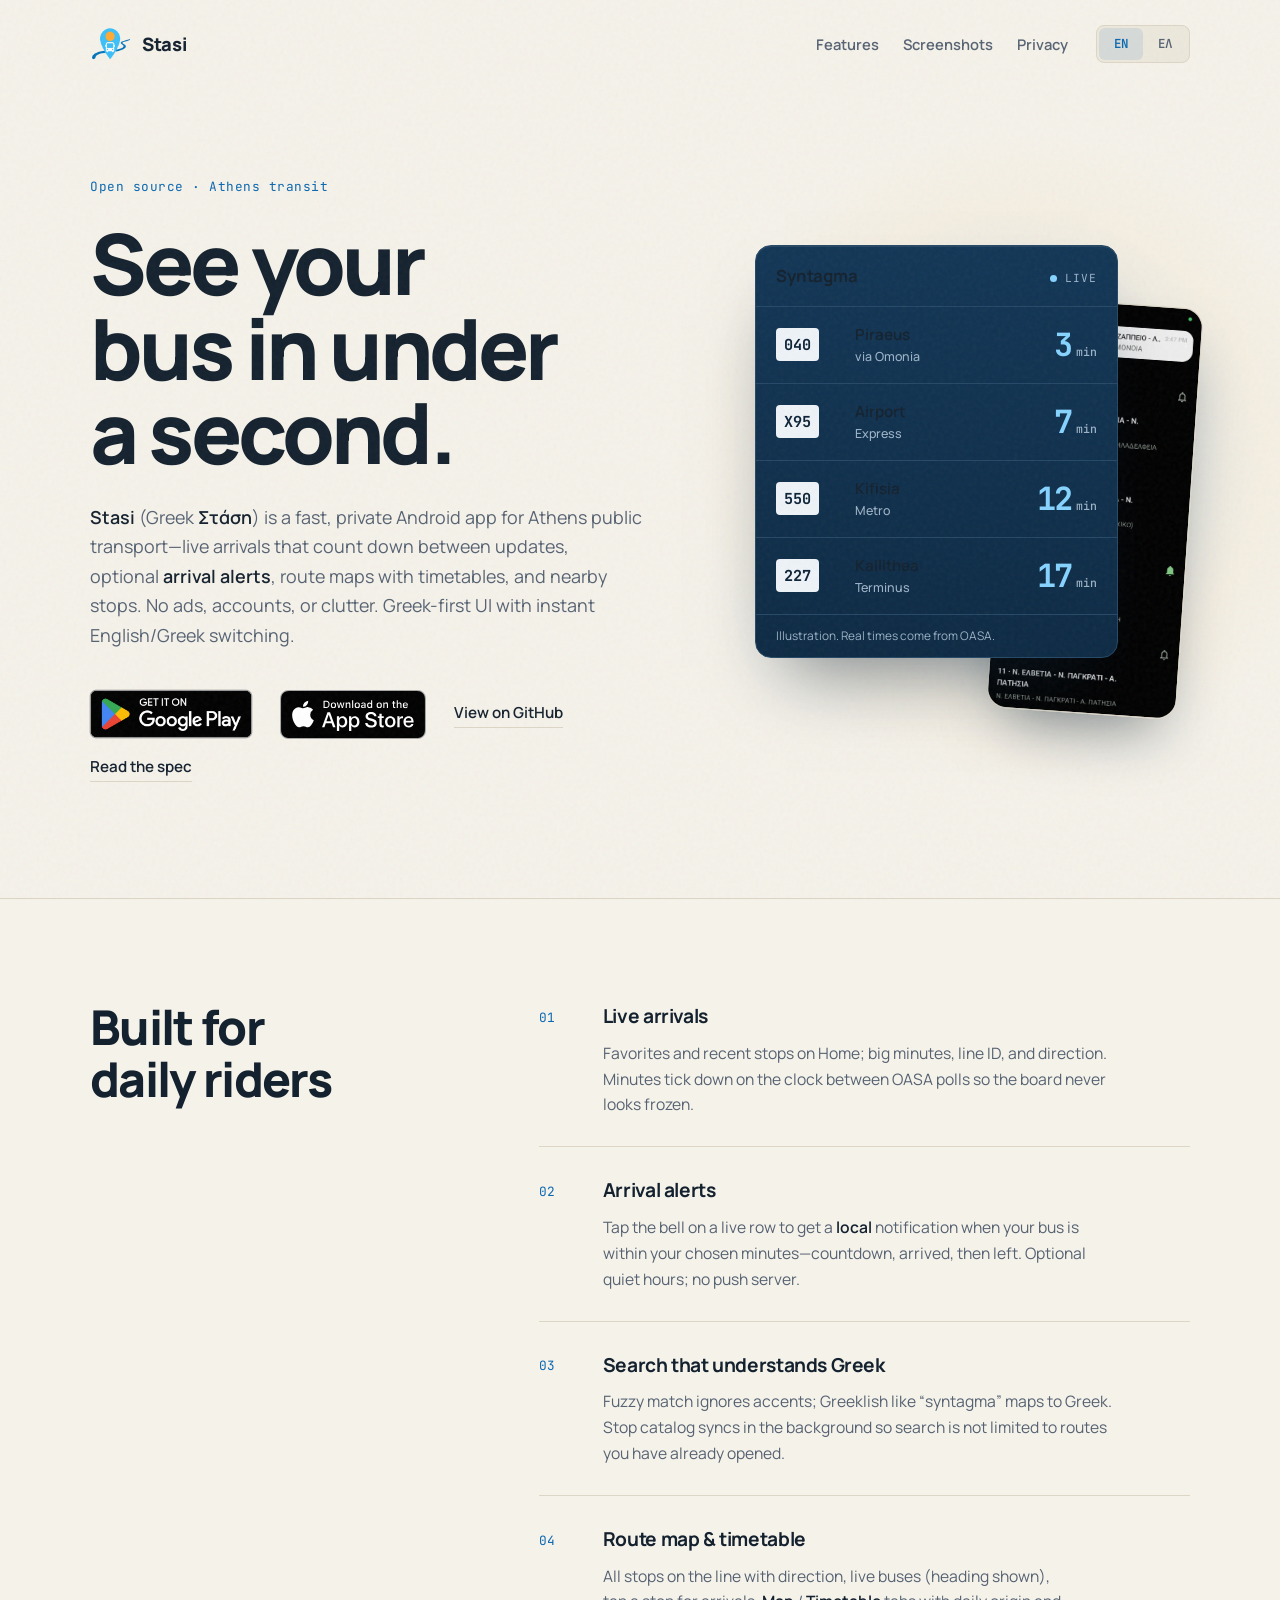
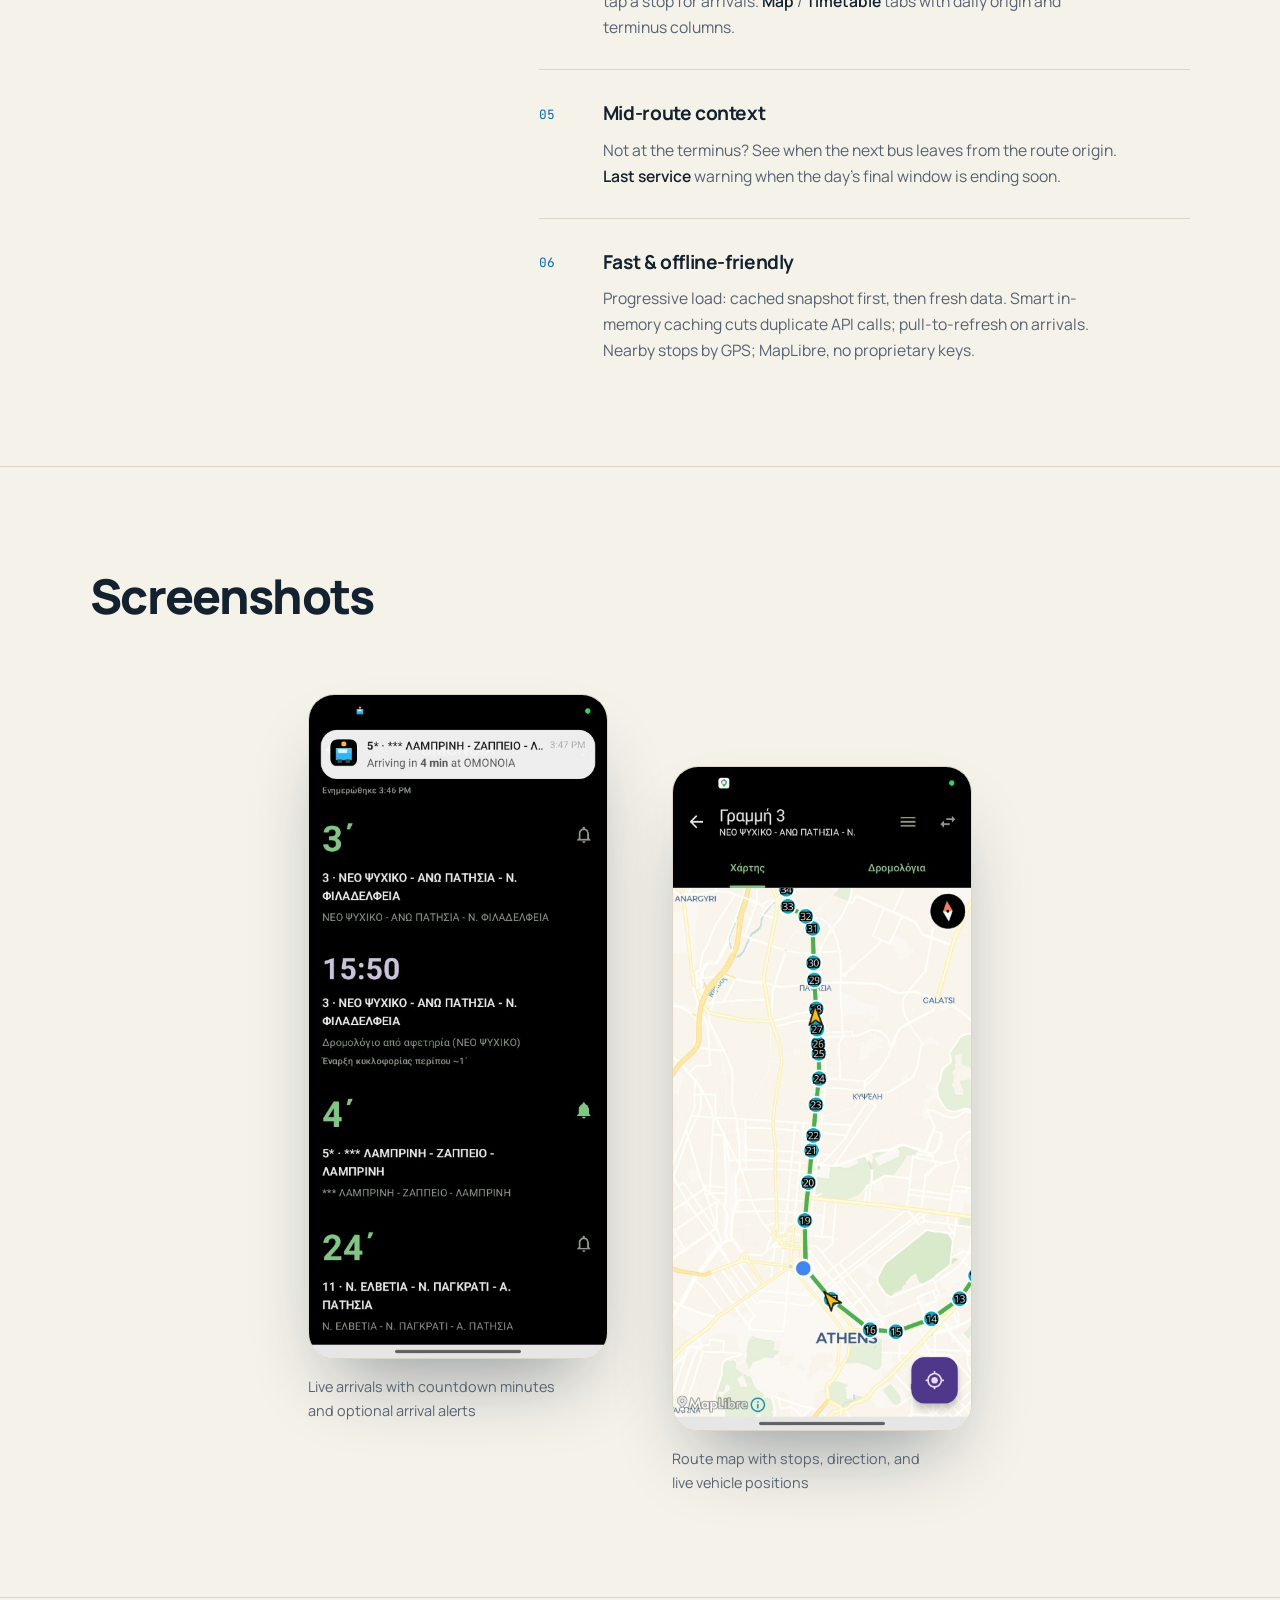
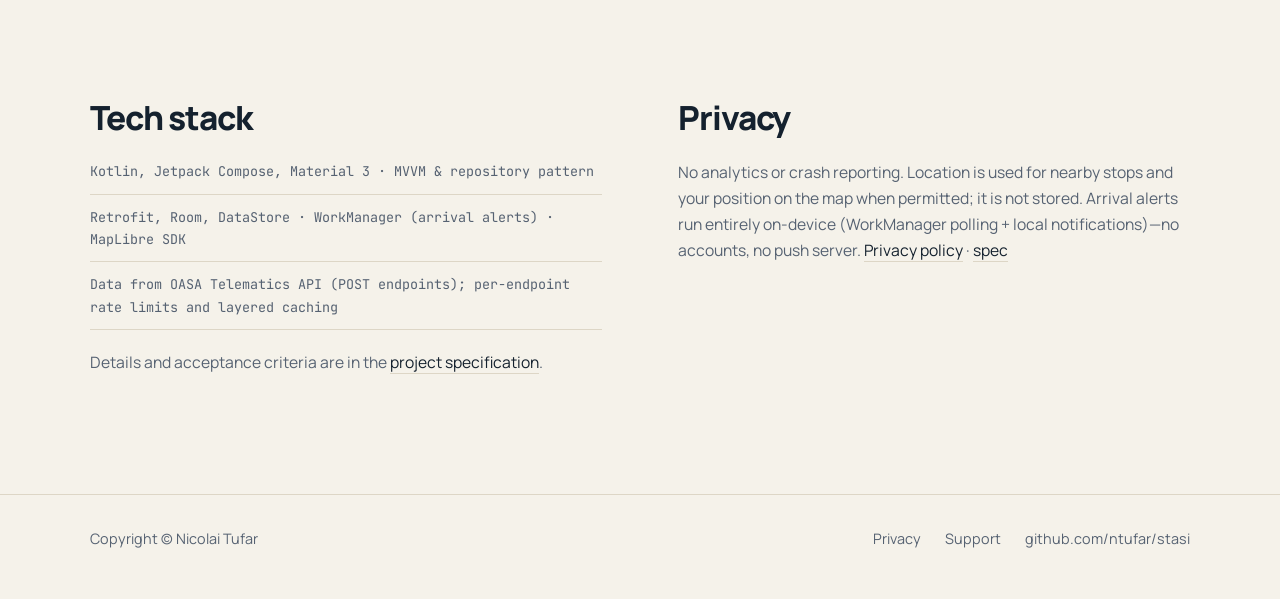
<file: docs/index.html>
<!DOCTYPE html>
<!--
  GitHub Pages: Settings → Pages → Deploy from branch → master → /docs (this repo’s default branch is master, not main).
  
-->
<html lang="en">
<head>
  <meta charset="utf-8">
  <meta name="viewport" content="width=device-width, initial-scale=1">
  <script>
    (function () {
      var stored = localStorage.getItem("stasi-site-lang");
      var lang = stored === "en" || stored === "el"
        ? stored
        : ((navigator.language || "").toLowerCase().indexOf("el") === 0 ? "el" : "en");
      document.documentElement.lang = lang;
    })();
  </script>
  <title>Stasi — Athens bus arrivals, fast &amp; private</title>
  <meta name="description" content="Open-source Android app for Athens public transport: live arrivals, arrival alerts, route maps and timetables, nearby stops. No ads or accounts.">
  <meta property="og:title" content="Stasi — Athens bus app">
  <meta property="og:description" content="Fast, private Android app for Athens buses: live ETAs, local arrival alerts, route maps, and Greek-aware search.">
  <meta property="og:type" content="website">
  <meta property="og:url" content="https://ntufar.github.io/stasi/">
  <meta property="og:image" content="https://ntufar.github.io/stasi/app-icon.png">
  <meta property="og:image:width" content="1024">
  <meta property="og:image:height" content="1024">
  <meta name="twitter:card" content="summary_large_image">
  <meta name="twitter:title" content="Stasi — Athens bus app">
  <meta name="twitter:description" content="Fast, private Android app for Athens buses: live ETAs, local arrival alerts, route maps, and Greek-aware search.">
  <meta name="twitter:image" content="https://ntufar.github.io/stasi/app-icon.png">
  <link rel="canonical" href="https://ntufar.github.io/stasi/">
  <link rel="alternate" hreflang="en" href="https://ntufar.github.io/stasi/">
  <link rel="alternate" hreflang="el" href="https://ntufar.github.io/stasi/">
  <link rel="alternate" hreflang="x-default" href="https://ntufar.github.io/stasi/">
  <link rel="icon" href="favicon.png?v=2" type="image/png" sizes="192x192">
  <link rel="apple-touch-icon" href="app-icon.png?v=2">
  <link rel="preconnect" href="https://fonts.googleapis.com">
  <link rel="preconnect" href="https://fonts.gstatic.com" crossorigin>
  <link rel="dns-prefetch" href="https://play.google.com">
  <link rel="dns-prefetch" href="https://apps.apple.com">
  <link rel="dns-prefetch" href="https://github.com">
  <link href="https://fonts.googleapis.com/css2?family=JetBrains+Mono:wght@500;700&family=Manrope:wght@400;500;600;700;800&display=swap&subset=greek,latin" rel="stylesheet">
  <style>
    :root {
      --bg: #f5f2ea;
      --bg-raised: #ece8dc;
      --surface: #11151e;
      --line: #ddd6c6;
      --text: #14212e;
      --muted: #566272;
      --accent: #0a67b0;
      --accent-ink: #ffffff;
      --accent-dim: rgba(10, 103, 176, 0.1);
      --font-sans: "Manrope", system-ui, -apple-system, "Segoe UI", sans-serif;
      --font-mono: "JetBrains Mono", ui-monospace, "SF Mono", Menlo, monospace;
      --max: 1180px;
      --gutter: clamp(1.25rem, 4vw, 2.5rem);
      --ease: cubic-bezier(0.22, 1, 0.36, 1);
    }

    * { box-sizing: border-box; }

    html { scroll-behavior: smooth; }

    html[lang="en"] .i18n-el,
    html[lang="el"] .i18n-en {
      display: none !important;
    }

    body {
      margin: 0;
      min-height: 100dvh;
      font-family: var(--font-sans);
      background: var(--bg);
      color: var(--text);
      line-height: 1.65;
      -webkit-font-smoothing: antialiased;
      overflow-x: hidden;
    }

    .noise {
      pointer-events: none;
      position: fixed;
      inset: 0;
      opacity: 0.05;
      z-index: 50;
      background-image: url("data:image/svg+xml,%3Csvg viewBox='0 0 256 256' xmlns='http://www.w3.org/2000/svg'%3E%3Cfilter id='n'%3E%3CfeTurbulence type='fractalNoise' baseFrequency='0.85' numOctaves='4' stitchTiles='stitch'/%3E%3C/filter%3E%3Crect width='100%25' height='100%25' filter='url(%23n)'/%3E%3C/svg%3E");
    }

    a { color: inherit; }

    :focus-visible {
      outline: 2px solid var(--accent);
      outline-offset: 3px;
      border-radius: 4px;
    }

    .skip {
      position: absolute;
      left: var(--gutter);
      top: -4rem;
      z-index: 60;
      background: var(--accent);
      color: var(--accent-ink);
      font-weight: 700;
      padding: 0.6rem 1rem;
      border-radius: 6px;
      text-decoration: none;
      transition: top 0.2s var(--ease);
    }

    .skip:focus { top: 0.75rem; }

    .wrap {
      max-width: var(--max);
      margin: 0 auto;
      padding: 0 var(--gutter);
    }

    /* ---------- Top bar ---------- */

    .bar {
      display: flex;
      align-items: center;
      justify-content: space-between;
      gap: 1rem;
      padding-top: 1.5rem;
      padding-bottom: 1.5rem;
    }

    .brand {
      display: inline-flex;
      align-items: center;
      gap: 0.75rem;
      text-decoration: none;
      font-weight: 800;
      font-size: 1.15rem;
      letter-spacing: -0.02em;
    }

    .brand img {
      display: block;
      width: 40px;
      height: 40px;
      border-radius: 11px;
    }

    .bar-end {
      display: flex;
      align-items: center;
      gap: 1.75rem;
    }

    .bar-links {
      display: flex;
      gap: 1.5rem;
      font-size: 0.92rem;
      font-weight: 600;
      color: var(--muted);
    }

    .bar-links a {
      text-decoration: none;
      transition: color 0.2s ease;
    }

    .bar-links a:hover { color: var(--text); }

    .lang-switch {
      display: inline-flex;
      border: 1px solid var(--line);
      border-radius: 8px;
      padding: 2px;
      background: var(--bg-raised);
    }

    .lang-switch button {
      font: inherit;
      font-family: var(--font-mono);
      font-size: 0.78rem;
      font-weight: 600;
      min-width: 44px;
      min-height: 32px;
      padding: 0 0.6rem;
      border: 0;
      border-radius: 6px;
      background: transparent;
      color: var(--muted);
      cursor: pointer;
      transition: background 0.2s ease, color 0.2s ease;
    }

    .lang-switch button:hover { color: var(--text); }

    .lang-switch button[aria-pressed="true"] {
      background: var(--accent-dim);
      color: var(--accent);
    }

    /* ---------- Hero ---------- */

    .hero {
      position: relative;
      padding-top: clamp(2.5rem, 7vw, 5.5rem);
      padding-bottom: clamp(4rem, 9vw, 8rem);
    }

    .hero::before {
      content: "";
      position: absolute;
      inset: -10% -20% auto auto;
      width: 70vw;
      max-width: 900px;
      aspect-ratio: 1;
      background: radial-gradient(closest-side, rgba(10, 103, 176, 0.13), rgba(240, 180, 90, 0.05) 55%, transparent 72%);
      pointer-events: none;
    }

    .hero-grid {
      position: relative;
      display: grid;
      grid-template-columns: minmax(0, 1.15fr) minmax(0, 0.85fr);
      gap: clamp(2rem, 6vw, 5rem);
      align-items: center;
    }

    .eyebrow {
      display: block;
      margin: 0 0 1.5rem;
      font-family: var(--font-mono);
      font-size: 0.8rem;
      letter-spacing: 0.04em;
      color: var(--accent);
    }

    h1 {
      margin: 0 0 1.75rem;
      font-size: clamp(2.6rem, 6.6vw, 5.4rem);
      font-weight: 800;
      letter-spacing: -0.045em;
      line-height: 1;
      text-wrap: balance;
    }

    .lead {
      margin: 0 0 2.25rem;
      max-width: 34em;
      font-size: 1.12rem;
      color: var(--muted);
      text-wrap: pretty;
    }

    .lead strong { color: var(--text); font-weight: 600; }

    .actions {
      display: flex;
      flex-wrap: wrap;
      align-items: center;
      gap: 0.75rem 1.75rem;
    }

    .btn {
      display: inline-flex;
      align-items: center;
      justify-content: center;
      min-height: 48px;
      padding: 0 1.5rem;
      border-radius: 10px;
      background: var(--accent);
      color: var(--accent-ink);
      font-weight: 700;
      font-size: 0.98rem;
      text-decoration: none;
      box-shadow: 0 10px 30px -10px rgba(10, 103, 176, 0.55);
      transition: transform 0.2s var(--ease), box-shadow 0.2s var(--ease), background 0.2s ease;
    }

    .btn:hover {
      transform: translateY(-2px);
      background: #0b78cb;
      box-shadow: 0 16px 36px -12px rgba(10, 103, 176, 0.6);
    }

    .btn:active { transform: translateY(1px) scale(0.98); }

    .play-badge {
      display: inline-block;
      line-height: 0;
      margin: -0.5rem -0.75rem;
      transition: transform 0.2s var(--ease);
    }

    .play-badge:hover { transform: translateY(-2px); }
    .play-badge:active { transform: scale(0.98); }
    .play-badge img { height: 4.5rem; width: auto; }
    .play-badge img.i18n-el { height: 3.4rem; margin: 0.55rem 0.9rem; }

    .app-store-badge {
      display: inline-block;
      line-height: 0;
      transition: transform 0.2s var(--ease);
    }

    .app-store-badge:hover { transform: translateY(-2px); }
    .app-store-badge:active { transform: scale(0.98); }
    .app-store-badge img { height: 3.04rem; width: auto; }

    .text-link {
      font-weight: 600;
      font-size: 0.95rem;
      color: var(--text);
      text-decoration: none;
      border-bottom: 1px solid var(--line);
      padding-bottom: 2px;
      transition: border-color 0.2s ease, color 0.2s ease;
    }

    .text-link:hover { border-color: var(--accent); color: var(--accent); }

    /* ---------- Departure board ---------- */

    .stage {
      position: relative;
      padding-bottom: 3.5rem;
    }

    .board {
      position: relative;
      z-index: 2;
      margin-right: clamp(0rem, 6vw, 4.5rem);
      --text: #eef3f8;
      --muted: #9db3c8;
      --accent: #86d3ff;
      --line: #264866;
      --bg: #0c2236;
      background: linear-gradient(180deg, #123656 0%, #0d2a44 100%);
      border: 1px solid var(--line);
      border-radius: 16px;
      box-shadow:
        inset 0 1px 0 rgba(255, 255, 255, 0.08),
        0 40px 70px -30px rgba(12, 34, 54, 0.55);
      overflow: hidden;
    }

    .board-head {
      display: flex;
      align-items: baseline;
      justify-content: space-between;
      gap: 1rem;
      padding: 1rem 1.25rem;
      border-bottom: 1px solid var(--line);
    }

    .board-stop {
      font-weight: 700;
      font-size: 1.05rem;
      letter-spacing: -0.01em;
    }

    .board-live {
      display: inline-flex;
      align-items: center;
      gap: 0.5rem;
      font-family: var(--font-mono);
      font-size: 0.7rem;
      letter-spacing: 0.08em;
      color: var(--muted);
    }

    .board-live::before {
      content: "";
      width: 7px;
      height: 7px;
      border-radius: 50%;
      background: var(--accent);
      animation: pulse 2s ease-in-out infinite;
    }

    @keyframes pulse {
      0%, 100% { opacity: 1; }
      50% { opacity: 0.25; }
    }

    .board ol {
      list-style: none;
      margin: 0;
      padding: 0;
    }

    .board li {
      display: grid;
      grid-template-columns: 3.9rem minmax(0, 1fr) auto;
      align-items: center;
      gap: 1rem;
      padding: 0.95rem 1.25rem;
      border-bottom: 1px solid var(--line);
    }

    .board li:last-child { border-bottom: 0; }

    .line-id {
      justify-self: start;
      font-family: var(--font-mono);
      font-weight: 700;
      font-size: 0.95rem;
      padding: 0.25rem 0.5rem;
      border-radius: 4px;
      background: var(--text);
      color: var(--bg);
    }

    .dest {
      font-size: 0.95rem;
      font-weight: 600;
      white-space: nowrap;
      overflow: hidden;
      text-overflow: ellipsis;
    }

    .dest small {
      display: block;
      font-weight: 500;
      font-size: 0.78rem;
      color: var(--muted);
    }

    .eta {
      font-family: var(--font-mono);
      font-variant-numeric: tabular-nums;
      font-weight: 700;
      font-size: 2rem;
      line-height: 1;
      letter-spacing: -0.04em;
      text-align: right;
      color: var(--accent);
    }

    .eta span {
      font-size: 0.72rem;
      font-weight: 500;
      letter-spacing: 0;
      color: var(--muted);
      margin-left: 0.25rem;
    }

    .board-note {
      margin: 0;
      padding: 0.7rem 1.25rem;
      border-top: 1px solid var(--line);
      font-size: 0.74rem;
      color: var(--muted);
    }

    .phone-hero {
      position: absolute;
      z-index: 1;
      right: 0;
      bottom: 0;
      width: clamp(130px, 17vw, 190px);
      aspect-ratio: 9 / 19.5;
      margin: 0;
      transform: rotate(4deg);
    }

    .phone-hero img {
      display: block;
      width: 100%;
      height: 100%;
      object-fit: cover;
      object-position: top;
      border-radius: 20px;
      border: 1px solid var(--line);
      box-shadow: 0 30px 60px -20px rgba(12, 34, 54, 0.5);
    }

    /* ---------- Sections ---------- */

    .section {
      padding-top: clamp(3.5rem, 8vw, 7rem);
      padding-bottom: clamp(3.5rem, 8vw, 7rem);
      border-top: 1px solid var(--line);
    }

    h2 {
      margin: 0;
      font-size: clamp(1.9rem, 3.8vw, 3rem);
      font-weight: 800;
      letter-spacing: -0.035em;
      line-height: 1.08;
      text-wrap: balance;
    }

    .split {
      display: grid;
      grid-template-columns: minmax(0, 0.8fr) minmax(0, 1.4fr);
      gap: clamp(2rem, 6vw, 6rem);
      align-items: start;
    }

    .split-head {
      position: sticky;
      top: 2rem;
    }

    .features {
      list-style: none;
      margin: 0;
      padding: 0;
      counter-reset: feat;
    }

    .features li {
      counter-increment: feat;
      display: grid;
      grid-template-columns: 3rem minmax(0, 1fr);
      gap: 0.5rem 1rem;
      padding: 1.75rem 0;
      border-bottom: 1px solid var(--line);
    }

    .features li:first-child { padding-top: 0; }
    .features li:last-child { border-bottom: 0; padding-bottom: 0; }

    .features li::before {
      content: counter(feat, decimal-leading-zero);
      grid-row: 1 / span 2;
      font-family: var(--font-mono);
      font-size: 0.8rem;
      color: var(--accent);
      padding-top: 0.35rem;
    }

    h3 {
      margin: 0;
      font-size: 1.2rem;
      font-weight: 700;
      letter-spacing: -0.02em;
    }

    .features p {
      margin: 0;
      max-width: 52ch;
      color: var(--muted);
      font-size: 0.98rem;
      text-wrap: pretty;
    }

    .features p strong { color: var(--text); font-weight: 600; }

    /* ---------- Screens ---------- */

    .screens {
      display: grid;
      grid-template-columns: repeat(2, minmax(0, 300px));
      gap: clamp(1.5rem, 5vw, 4rem);
      justify-content: center;
      margin-top: clamp(2.5rem, 6vw, 4.5rem);
    }

    .screens figure { margin: 0; }
    .screens figure:nth-child(2) { margin-top: 4.5rem; }

    .screens img {
      display: block;
      width: 100%;
      height: auto;
      border-radius: 26px;
      border: 1px solid var(--line);
      box-shadow: 0 40px 80px -30px rgba(12, 34, 54, 0.45);
    }

    .screens figcaption {
      margin-top: 1rem;
      font-size: 0.9rem;
      color: var(--muted);
      max-width: 30ch;
    }

    /* ---------- Under the hood + privacy ---------- */

    .facts {
      display: grid;
      grid-template-columns: repeat(2, minmax(0, 1fr));
      gap: clamp(2rem, 6vw, 6rem);
    }

    .facts h2 { margin-bottom: 1.5rem; font-size: clamp(1.5rem, 2.6vw, 2.1rem); }

    .facts p,
    .facts li {
      color: var(--muted);
      font-size: 0.98rem;
      text-wrap: pretty;
    }

    .facts p { margin: 0 0 1rem; max-width: 52ch; }

    .facts ul {
      list-style: none;
      margin: 0 0 1.25rem;
      padding: 0;
    }

    .facts li {
      padding: 0.7rem 0;
      border-bottom: 1px solid var(--line);
      font-family: var(--font-mono);
      font-size: 0.84rem;
    }

    .facts li:first-child { padding-top: 0; }

    .facts a {
      color: var(--text);
      text-decoration: none;
      border-bottom: 1px solid var(--line);
      transition: border-color 0.2s ease, color 0.2s ease;
    }

    .facts a:hover { color: var(--accent); border-color: var(--accent); }

    /* ---------- Footer ---------- */

    footer {
      border-top: 1px solid var(--line);
      padding: 2rem 0 3rem;
      color: var(--muted);
      font-size: 0.9rem;
    }

    footer .wrap {
      display: flex;
      flex-wrap: wrap;
      justify-content: space-between;
      gap: 0.75rem 2rem;
    }

    footer a {
      text-decoration: none;
      transition: color 0.2s ease;
    }

    footer a:hover { color: var(--text); }

    .foot-links { display: flex; flex-wrap: wrap; gap: 0.75rem 1.5rem; }

    /* ---------- Entry motion ---------- */

    @keyframes rise {
      from { opacity: 0; transform: translateY(18px); }
      to { opacity: 1; transform: none; }
    }

    .rise { animation: rise 0.8s var(--ease) both; }
    .rise-1 { animation-delay: 0.05s; }
    .rise-2 { animation-delay: 0.15s; }
    .rise-3 { animation-delay: 0.25s; }
    .rise-4 { animation-delay: 0.4s; }

    /* ---------- Responsive ---------- */

    @media (max-width: 900px) {
      .hero-grid,
      .split,
      .facts { grid-template-columns: minmax(0, 1fr); }
      .split-head { position: static; }
      .bar-links { display: none; }
      .stage { max-width: 460px; }
      .screens { grid-template-columns: repeat(2, minmax(0, 1fr)); }
    }

    @media (max-width: 520px) {
      .board { margin-right: 0; }
      .phone-hero { display: none; }
      .stage { padding-bottom: 0; }
      .eta { font-size: 1.6rem; }
      .screens figure:nth-child(2) { margin-top: 2.5rem; }
    }

    @media (prefers-reduced-motion: reduce) {
      html { scroll-behavior: auto; }
      .rise { animation: none; }
      .board-live::before { animation: none; }
      .btn, .btn:hover, .btn:active { transition: none; transform: none; }
    }
  </style>
  <script type="application/ld+json">
  {
    "@context": "https://schema.org",
    "@type": "SoftwareApplication",
    "name": "Stasi",
    "alternateName": "Στάση",
    "description": "Open-source Android app for Athens public transport: live arrivals, arrival alerts, route maps and timetables, nearby stops. No ads or accounts.",
    "url": "https://ntufar.github.io/stasi/",
    "applicationCategory": "Utilities",
    "operatingSystem": "Android, iOS",
    "offers": {
      "@type": "Offer",
      "price": "0",
      "priceCurrency": "USD"
    },
    "downloadUrl": "https://play.google.com/store/apps/details?id=io.github.ntufar.stasi",
    "image": "https://ntufar.github.io/stasi/app-icon.png",
    "screenshot": [
      "https://ntufar.github.io/stasi/screenshots/arrivals.png",
      "https://ntufar.github.io/stasi/screenshots/route-map.png"
    ],
    "author": {
      "@type": "Person",
      "name": "Nicolai Tufar",
      "url": "https://github.com/ntufar"
    },
    "codeRepository": "https://github.com/ntufar/stasi",
    "licenseUrl": "https://github.com/ntufar/stasi/blob/master/LICENSE",
    "keywords": "athens, bus, transport, real-time, arrivals, open-source, android",
    "inLanguage": ["en", "el"]
  }
  </script>
  <script type="application/ld+json">
  {
    "@context": "https://schema.org",
    "@type": "Organization",
    "name": "Stasi",
    "url": "https://github.com/ntufar/stasi",
    "sameAs": [
      "https://github.com/ntufar/stasi",
      "https://play.google.com/store/apps/details?id=io.github.ntufar.stasi",
      "https://apps.apple.com/app/id6818117885"
    ]
  }
  </script>
</head>
<body>
  <div class="noise" aria-hidden="true"></div>
  <a class="skip" href="#main"><span class="i18n-en">Skip to content</span><span class="i18n-el">Μετάβαση στο περιεχόμενο</span></a>

  <header class="wrap bar">
    <a class="brand" href="#top">
      <img id="app-icon" src="app-icon.png?v=2" width="40" height="40" alt="Stasi app icon: map pin with bus and live arrival beacon">
      <span>Stasi</span>
    </a>
    <div class="bar-end">
      <nav class="bar-links" aria-label="Page">
        <a href="#features"><span class="i18n-en">Features</span><span class="i18n-el">Λειτουργίες</span></a>
        <a href="#screens"><span class="i18n-en">Screenshots</span><span class="i18n-el">Στιγμιότυπα</span></a>
        <a href="#privacy"><span class="i18n-en">Privacy</span><span class="i18n-el">Απόρρητο</span></a>
      </nav>
      <div class="lang-switch" role="group" id="lang-switch" aria-label="Language">
        <button type="button" data-lang="en" aria-pressed="false">EN</button>
        <button type="button" data-lang="el" aria-pressed="false">ΕΛ</button>
      </div>
    </div>
  </header>

  <main id="main">
    <section class="wrap hero" id="top">
      <div class="hero-grid">
        <div>
          <span class="eyebrow rise rise-1">
            <span class="i18n-en">Open source · Athens transit</span>
            <span class="i18n-el">Ανοιχτού κώδικα · Μετακίνηση Αθήνας</span>
          </span>
          <h1 class="rise rise-2">
            <span class="i18n-en">See your bus in under a second.</span>
            <span class="i18n-el">Δείτε το λεωφορείο σας σε λιγότερο από ένα δευτερόλεπτο.</span>
          </h1>
          <p class="lead rise rise-3">
            <span class="i18n-en">
              <strong>Stasi</strong> (Greek <strong>Στάση</strong>) is a fast, private Android app for Athens public transport—live
              arrivals that count down between updates, optional <strong>arrival alerts</strong>, route maps with timetables,
              and nearby stops. No ads, accounts, or clutter. Greek-first UI with instant English/Greek switching.
            </span>
            <span class="i18n-el">
              Η <strong>Στάση</strong> (<strong>Stasi</strong>) είναι μια γρήγορη, ιδιωτική εφαρμογή Android για τα μέσα της Αθήνας—ζωντανές
              αφίξεις με αντίστροφη μέτρηση μεταξύ ενημερώσεων, προαιρετικές <strong>ειδοποιήσεις άφιξης</strong>, χάρτες δρομολογίων με δρομολόγια
              και κοντινές στάσεις. Χωρίς διαφημίσεις, λογαριασμούς ή περιττά στοιχεία. Ελληνικό περιβάλλον με άμεση εναλλαγή Αγγλικά/Ελληνικά.
            </span>
          </p>
          <div class="actions rise rise-4">
            <a class="play-badge" href="https://play.google.com/store/apps/details?id=io.github.ntufar.stasi">
              <img class="i18n-en" src="google-play-badge-en.png" width="646" height="250" alt="Get it on Google Play">
              <img class="i18n-el" src="google-play-badge-el.png" width="646" height="250" alt="Αποκτήστε το στο Google Play">
            </a>
            <a class="app-store-badge" href="https://apps.apple.com/app/id6818117885">
              <img class="i18n-en" src="app-store-badge-en.svg" width="120" height="40" alt="Download on the App Store">
              <img class="i18n-el" src="app-store-badge-el.svg" width="120" height="40" alt="Λήψη από το App Store">
            </a>
            <a class="text-link" href="https://github.com/ntufar/stasi">
              <span class="i18n-en">View on GitHub</span>
              <span class="i18n-el">Δείτε στο GitHub</span>
            </a>
            <a class="text-link" href="https://github.com/ntufar/stasi/blob/master/docs/SPEC.md">
              <span class="i18n-en">Read the spec</span>
              <span class="i18n-el">Διαβάστε τις προδιαγραφές</span>
            </a>
          </div>
        </div>

        <div class="stage rise rise-4">
          <div class="board" role="img" aria-label="Illustrative departure board for Syntagma stop showing four bus lines with minutes to arrival">
            <div class="board-head">
              <span class="board-stop">
                <span class="i18n-en">Syntagma</span>
                <span class="i18n-el">Σύνταγμα</span>
              </span>
              <span class="board-live">LIVE</span>
            </div>
            <ol aria-hidden="true">
              <li>
                <span class="line-id">040</span>
                <span class="dest">
                  <span class="i18n-en">Piraeus<small>via Omonia</small></span>
                  <span class="i18n-el">Πειραιάς<small>μέσω Ομονοίας</small></span>
                </span>
                <span class="eta" data-secs="150">3<span>min</span></span>
              </li>
              <li>
                <span class="line-id">X95</span>
                <span class="dest">
                  <span class="i18n-en">Airport<small>Express</small></span>
                  <span class="i18n-el">Αεροδρόμιο<small>Express</small></span>
                </span>
                <span class="eta" data-secs="420">7<span>min</span></span>
              </li>
              <li>
                <span class="line-id">550</span>
                <span class="dest">
                  <span class="i18n-en">Kifisia<small>Metro</small></span>
                  <span class="i18n-el">Κηφισιά<small>Μετρό</small></span>
                </span>
                <span class="eta" data-secs="690">12<span>min</span></span>
              </li>
              <li>
                <span class="line-id">227</span>
                <span class="dest">
                  <span class="i18n-en">Kallithea<small>Terminus</small></span>
                  <span class="i18n-el">Καλλιθέα<small>Τέρμα</small></span>
                </span>
                <span class="eta" data-secs="1020">17<span>min</span></span>
              </li>
            </ol>
            <p class="board-note">
              <span class="i18n-en">Illustration. Real times come from OASA.</span>
              <span class="i18n-el">Απεικόνιση. Οι πραγματικοί χρόνοι προέρχονται από το OASA.</span>
            </p>
          </div>
          <figure class="phone-hero">
            <img src="screenshots/arrivals.png" width="1080" height="2400" alt="">
          </figure>
        </div>
      </div>
    </section>

    <section class="section" id="features" aria-labelledby="features-heading">
      <div class="wrap split">
        <div class="split-head">
          <h2 id="features-heading">
            <span class="i18n-en">Built for daily riders</span>
            <span class="i18n-el">Για καθημερινούς επιβάτες</span>
          </h2>
        </div>
        <ol class="features">
          <li>
            <h3>
              <span class="i18n-en">Live arrivals</span>
              <span class="i18n-el">Ζωντανές αφίξεις</span>
            </h3>
            <p>
              <span class="i18n-en">Favorites and recent stops on Home; big minutes, line ID, and direction. Minutes tick down on the clock between OASA polls so the board never looks frozen.</span>
              <span class="i18n-el">Αγαπημένες και πρόσφατες στάσεις στην αρχική· μεγάλα λεπτά, κωδικός γραμμής και κατεύθυνση. Τα λεπτά μετάνε αντίστροφα μεταξύ ενημερώσεων OASA ώστε ο πίνακας να μην φαίνεται «παγωμένος».</span>
            </p>
          </li>
          <li>
            <h3>
              <span class="i18n-en">Arrival alerts</span>
              <span class="i18n-el">Ειδοποιήσεις άφιξης</span>
            </h3>
            <p>
              <span class="i18n-en">Tap the bell on a live row to get a <strong>local</strong> notification when your bus is within your chosen minutes—countdown, arrived, then left. Optional quiet hours; no push server.</span>
              <span class="i18n-el">Πατήστε το κουδούνι σε μια ζωντανή γραμμή για <strong>τοπική</strong> ειδοποίηση όταν το λεωφορείο είναι μέσα στα λεπτά που ορίζετε—αντίστροφη μέτρηση, άφιξη, μετά αναχώρηση. Προαιρετικές ώρες ησυχίας· χωρίς διακομιστή push.</span>
            </p>
          </li>
          <li>
            <h3>
              <span class="i18n-en">Search that understands Greek</span>
              <span class="i18n-el">Αναζήτηση που καταλαβαίνει τα Ελληνικά</span>
            </h3>
            <p>
              <span class="i18n-en">Fuzzy match ignores accents; Greeklish like “syntagma” maps to Greek. Stop catalog syncs in the background so search is not limited to routes you have already opened.</span>
              <span class="i18n-el">Η ασαφής αντιστοίχιση αγνοεί τόνους· το Greeklish όπως «syntagma» αντιστοιχεί σε Ελληνικά. Ο κατάλογος στάσεων συγχρονίζεται στο παρασκήνιο ώστε η αναζήτηση να μην περιορίζεται σε δρομολόγια που έχετε ήδη ανοίξει.</span>
            </p>
          </li>
          <li>
            <h3>
              <span class="i18n-en">Route map &amp; timetable</span>
              <span class="i18n-el">Χάρτης δρομολογίου &amp; δρομολόγια</span>
            </h3>
            <p>
              <span class="i18n-en">All stops on the line with direction, live buses (heading shown), tap a stop for arrivals. <strong>Map</strong> / <strong>Timetable</strong> tabs with daily origin and terminus columns.</span>
              <span class="i18n-el">Όλες οι στάσεις της γραμμής με κατεύθυνση, ζωντανά λεωφορεία (με προσανατολισμό), πατήστε μια στάση για αφίξεις. Καρτέλες <strong>Χάρτης</strong> / <strong>Δρομολόγια</strong> με ημερήσιες στήλες αφετηρίας και τέρματος.</span>
            </p>
          </li>
          <li>
            <h3>
              <span class="i18n-en">Mid-route context</span>
              <span class="i18n-el">Πληροφορίες στη μέση της διαδρομής</span>
            </h3>
            <p>
              <span class="i18n-en">Not at the terminus? See when the next bus leaves from the route origin. <strong>Last service</strong> warning when the day’s final window is ending soon.</span>
              <span class="i18n-el">Δεν είστε στο τέρμα; Δείτε πότε φεύγει το επόμενο λεωφορείο από την αφετηρία. Προειδοποίηση <strong>τελευταίου δρομολογίου</strong> όταν κλείνει σύντομα το τελευταίο παράθυρο της ημέρας.</span>
            </p>
          </li>
          <li>
            <h3>
              <span class="i18n-en">Fast &amp; offline-friendly</span>
              <span class="i18n-el">Γρήγορη &amp; φιλική προς offline</span>
            </h3>
            <p>
              <span class="i18n-en">Progressive load: cached snapshot first, then fresh data. Smart in-memory caching cuts duplicate API calls; pull-to-refresh on arrivals. Nearby stops by GPS; MapLibre, no proprietary keys.</span>
              <span class="i18n-el">Προοδευτική φόρτωση: πρώτα αποθηκευμένο στιγμιότυπο, μετά φρέσκα δεδομένα. Έξυπνη cache στη μνήμη μειώνει διπλές κλήσεις API· pull-to-refresh στις αφίξεις. Κοντινές στάσεις με GPS· MapLibre, χωρίς ιδιόκλητα κλειδιά.</span>
            </p>
          </li>
        </ol>
      </div>
    </section>

    <section class="section" id="screens" aria-labelledby="screenshots-heading">
      <div class="wrap">
        <h2 id="screenshots-heading">
          <span class="i18n-en">Screenshots</span>
          <span class="i18n-el">Στιγμιότυπα</span>
        </h2>
        <div class="screens">
          <figure>
            <img src="screenshots/arrivals.png" width="1080" height="2400" loading="lazy" alt="Stasi app showing live arrivals with countdown minutes and optional arrival alerts">
            <figcaption>
              <span class="i18n-en">Live arrivals with countdown minutes and optional arrival alerts</span>
              <span class="i18n-el">Ζωντανές αφίξεις με αντίστροφη μέτρηση και προαιρετικές ειδοποιήσεις</span>
            </figcaption>
          </figure>
          <figure>
            <img src="screenshots/route-map.png" width="1080" height="2400" loading="lazy" alt="Stasi app showing route map with stops, direction, and live vehicle positions">
            <figcaption>
              <span class="i18n-en">Route map with stops, direction, and live vehicle positions</span>
              <span class="i18n-el">Χάρτης δρομολογίου με στάσεις, κατεύθυνση και ζωντανά λεωφορεία</span>
            </figcaption>
          </figure>
        </div>
      </div>
    </section>

    <section class="section" id="privacy" aria-label="Tech stack and privacy">
      <div class="wrap facts">
        <div>
          <h2>
            <span class="i18n-en">Tech stack</span>
            <span class="i18n-el">Τεχνολογίες</span>
          </h2>
          <ul>
            <li class="i18n-en">Kotlin, Jetpack Compose, Material 3 · MVVM &amp; repository pattern</li>
            <li class="i18n-el">Kotlin, Jetpack Compose, Material 3 · MVVM &amp; repository pattern</li>
            <li class="i18n-en">Retrofit, Room, DataStore · WorkManager (arrival alerts) · MapLibre SDK</li>
            <li class="i18n-el">Retrofit, Room, DataStore · WorkManager (ειδοποιήσεις άφιξης) · MapLibre SDK</li>
            <li class="i18n-en">Data from OASA Telematics API (POST endpoints); per-endpoint rate limits and layered caching</li>
            <li class="i18n-el">Δεδομένα από το OASA Telematics API (POST endpoints)· όρια ρυθμού ανά endpoint και πολυεπίπεδη cache</li>
          </ul>
          <p>
            <span class="i18n-en">Details and acceptance criteria are in the
            <a href="https://github.com/ntufar/stasi/blob/master/docs/SPEC.md">project specification</a>.</span>
            <span class="i18n-el">Λεπτομέρειες και κριτήρια αποδοχής βρίσκονται στις
            <a href="https://github.com/ntufar/stasi/blob/master/docs/SPEC.md">προδιαγραφές του έργου</a>.</span>
          </p>
        </div>
        <div>
          <h2>
            <span class="i18n-en">Privacy</span>
            <span class="i18n-el">Απόρρητο</span>
          </h2>
          <p>
            <span class="i18n-en">No analytics or crash reporting. Location is used for nearby stops and your position on the map when permitted; it is not stored. Arrival alerts run entirely on-device (WorkManager polling + local notifications)—no accounts, no push server. <a href="privacy.html">Privacy policy</a> · <a href="https://github.com/ntufar/stasi/blob/master/docs/SPEC.md">spec</a></span>
            <span class="i18n-el">Χωρίς analytics ή αναφορές σφαλμάτων. Η τοποθεσία χρησιμοποιείται για κοντινές στάσεις και τη θέση σας στον χάρτη όταν επιτρέπεται· δεν αποθηκεύεται. Οι ειδοποιήσεις άφιξης τρέχουν εξ ολοκλήρου στη συσκευή—χωρίς λογαριασμούς ή διακομιστή push. <a href="privacy.html">Πολιτική απορρήτου</a> · <a href="https://github.com/ntufar/stasi/blob/master/docs/SPEC.md">προδιαγραφές</a></span>
          </p>
        </div>
      </div>
    </section>
  </main>

  <footer>
    <div class="wrap">
      <span>Copyright © Nicolai Tufar</span>
      <nav class="foot-links" aria-label="Footer">
        <a href="privacy.html"><span class="i18n-en">Privacy</span><span class="i18n-el">Απόρρητο</span></a>
        <a href="support.html"><span class="i18n-en">Support</span><span class="i18n-el">Υποστήριξη</span></a>
        <a href="https://github.com/ntufar/stasi">github.com/ntufar/stasi</a>
      </nav>
    </div>
  </footer>

  <script>
    (function () {
      var META = {
        en: {
          title: "Stasi — Athens bus arrivals, fast & private",
          description: "Open-source Android app for Athens public transport: live arrivals, arrival alerts, route maps and timetables, nearby stops. No ads or accounts.",
          ogTitle: "Stasi — Athens bus app",
          ogDescription: "Fast, private Android app for Athens buses: live ETAs, local arrival alerts, route maps, and Greek-aware search.",
          iconAlt: "Stasi app icon: map pin with bus and live arrival beacon"
        },
        el: {
          title: "Στάση — Αφίξεις λεωφορείων Αθήνας, γρήγορα & ιδιωτικά",
          description: "Εφαρμογή Android ανοιχτού κώδικα για τα μέσα της Αθήνας: ζωντανές αφίξεις, ειδοποιήσεις άφιξης, χάρτες δρομολογίων και δρομολόγια, κοντινές στάσεις. Χωρίς διαφημίσεις ή λογαριασμούς.",
          ogTitle: "Στάση — Εφαρμογή λεωφορείων Αθήνας",
          ogDescription: "Γρήγορη, ιδιωτική εφαρμογή Android για λεωφορεία Αθήνας: ζωντανά ETAs, τοπικές ειδοποιήσεις άφιξης, χάρτες δρομολογίων και αναζήτηση φιλική στα Ελληνικά.",
          iconAlt: "Εικονίδιο εφαρμογής Στάση: καρφίτσα χάρτη με λεωφορείο και ζωντανή ένδειξη άφιξης"
        }
      };

      var langSwitch = document.getElementById("lang-switch");
      var appIcon = document.getElementById("app-icon");

      function currentLang() {
        return document.documentElement.lang === "el" ? "el" : "en";
      }

      function applyMeta(lang) {
        var m = META[lang];
        document.title = m.title;
        var desc = document.querySelector('meta[name="description"]');
        if (desc) desc.setAttribute("content", m.description);
        var ogTitle = document.querySelector('meta[property="og:title"]');
        if (ogTitle) ogTitle.setAttribute("content", m.ogTitle);
        var ogDesc = document.querySelector('meta[property="og:description"]');
        if (ogDesc) ogDesc.setAttribute("content", m.ogDescription);
        if (appIcon) appIcon.alt = m.iconAlt;
      }

      function syncButtons(lang) {
        langSwitch.querySelectorAll("button[data-lang]").forEach(function (btn) {
          var active = btn.getAttribute("data-lang") === lang;
          btn.setAttribute("aria-pressed", active ? "true" : "false");
        });
        langSwitch.setAttribute(
          "aria-label",
          lang === "el" ? "Γλώσσα" : "Language"
        );
      }

      function setLang(lang) {
        if (lang !== "en" && lang !== "el") return;
        document.documentElement.lang = lang;
        localStorage.setItem("stasi-site-lang", lang);
        applyMeta(lang);
        syncButtons(lang);
      }

      langSwitch.addEventListener("click", function (e) {
        var btn = e.target.closest("button[data-lang]");
        if (!btn) return;
        setLang(btn.getAttribute("data-lang"));
      });

      var initial = currentLang();
      applyMeta(initial);
      syncButtons(initial);
    })();
  </script>
  <script>
    (function () {
      if (window.matchMedia("(prefers-reduced-motion: reduce)").matches) return;
      var rows = document.querySelectorAll(".eta[data-secs]");
      var state = [];
      rows.forEach(function (el) { state.push({ el: el, start: +el.dataset.secs, left: +el.dataset.secs }); });
      setInterval(function () {
        state.forEach(function (s) {
          s.left -= 1;
          if (s.left < 0) s.left = s.start;
          var min = Math.max(1, Math.ceil(s.left / 60));
          s.el.firstChild.nodeValue = min;
        });
      }, 1000);
    })();
  </script>
</body>
</html>
</file>
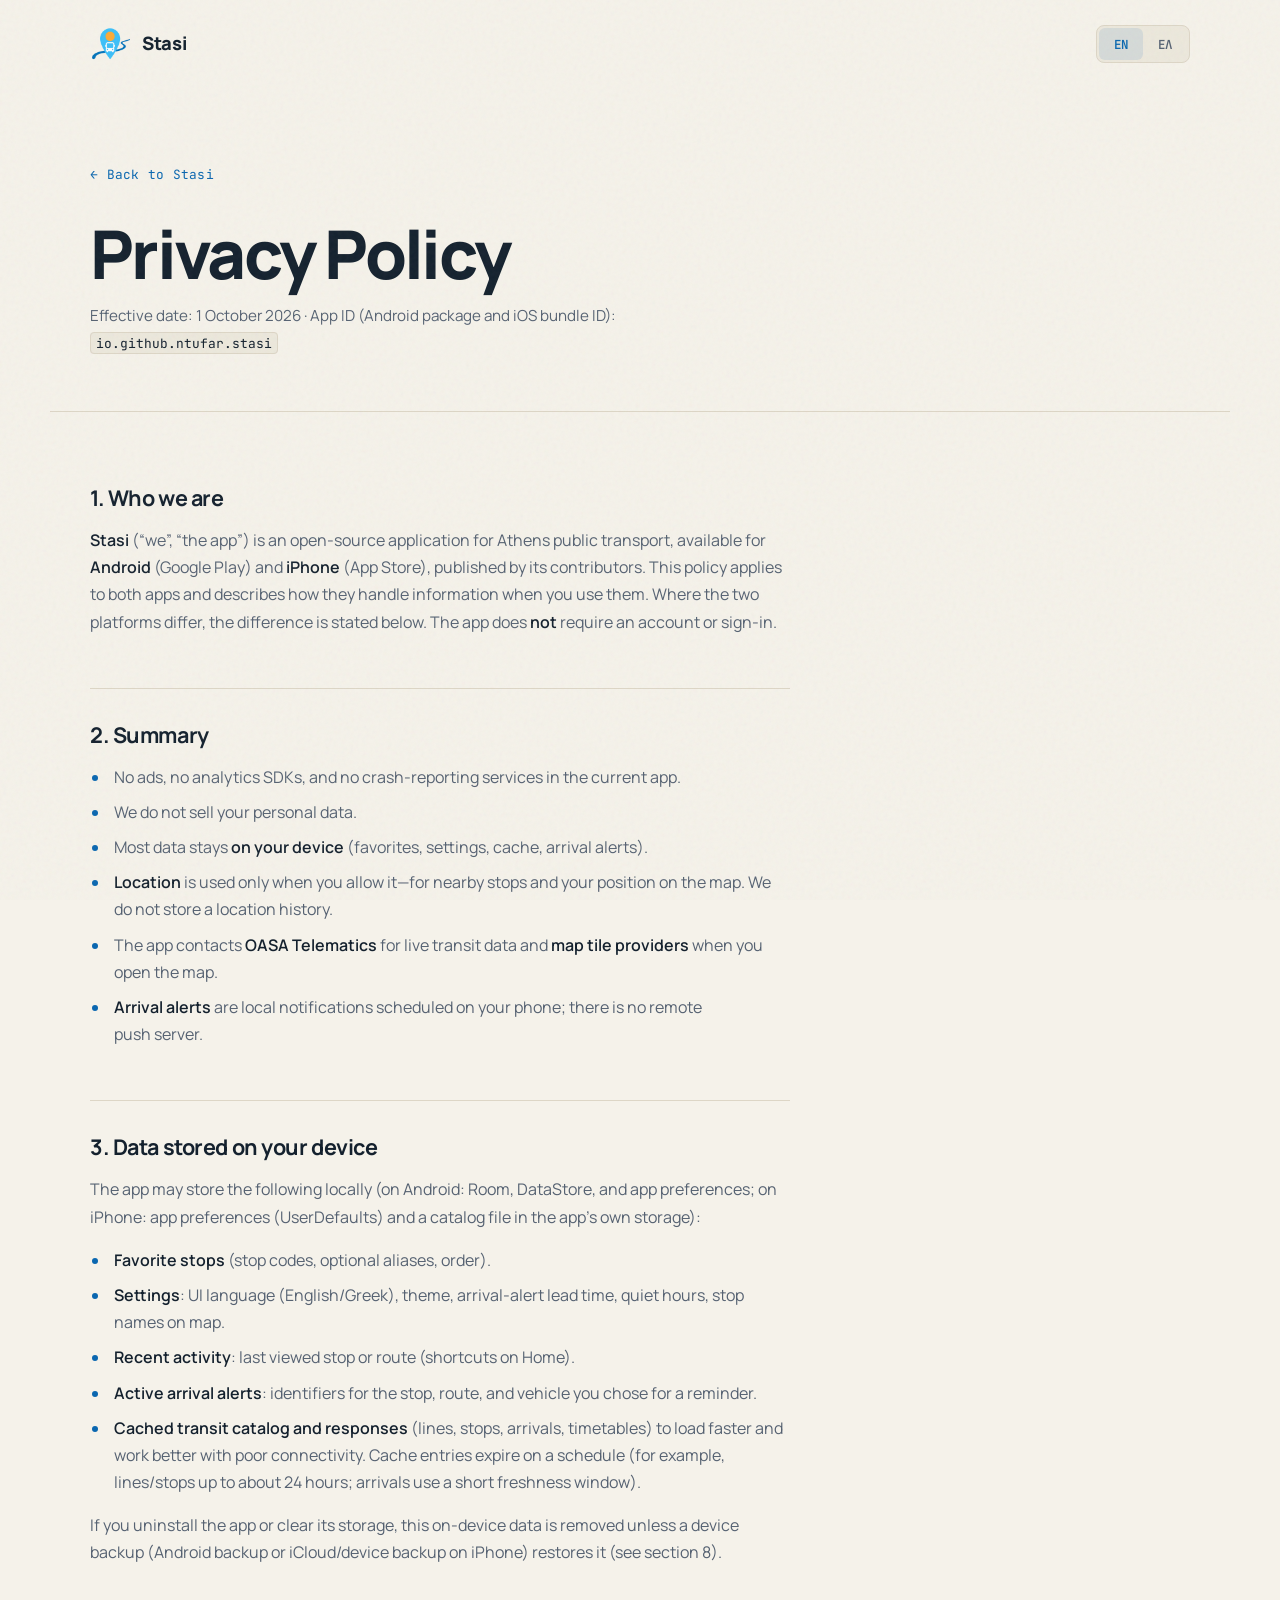
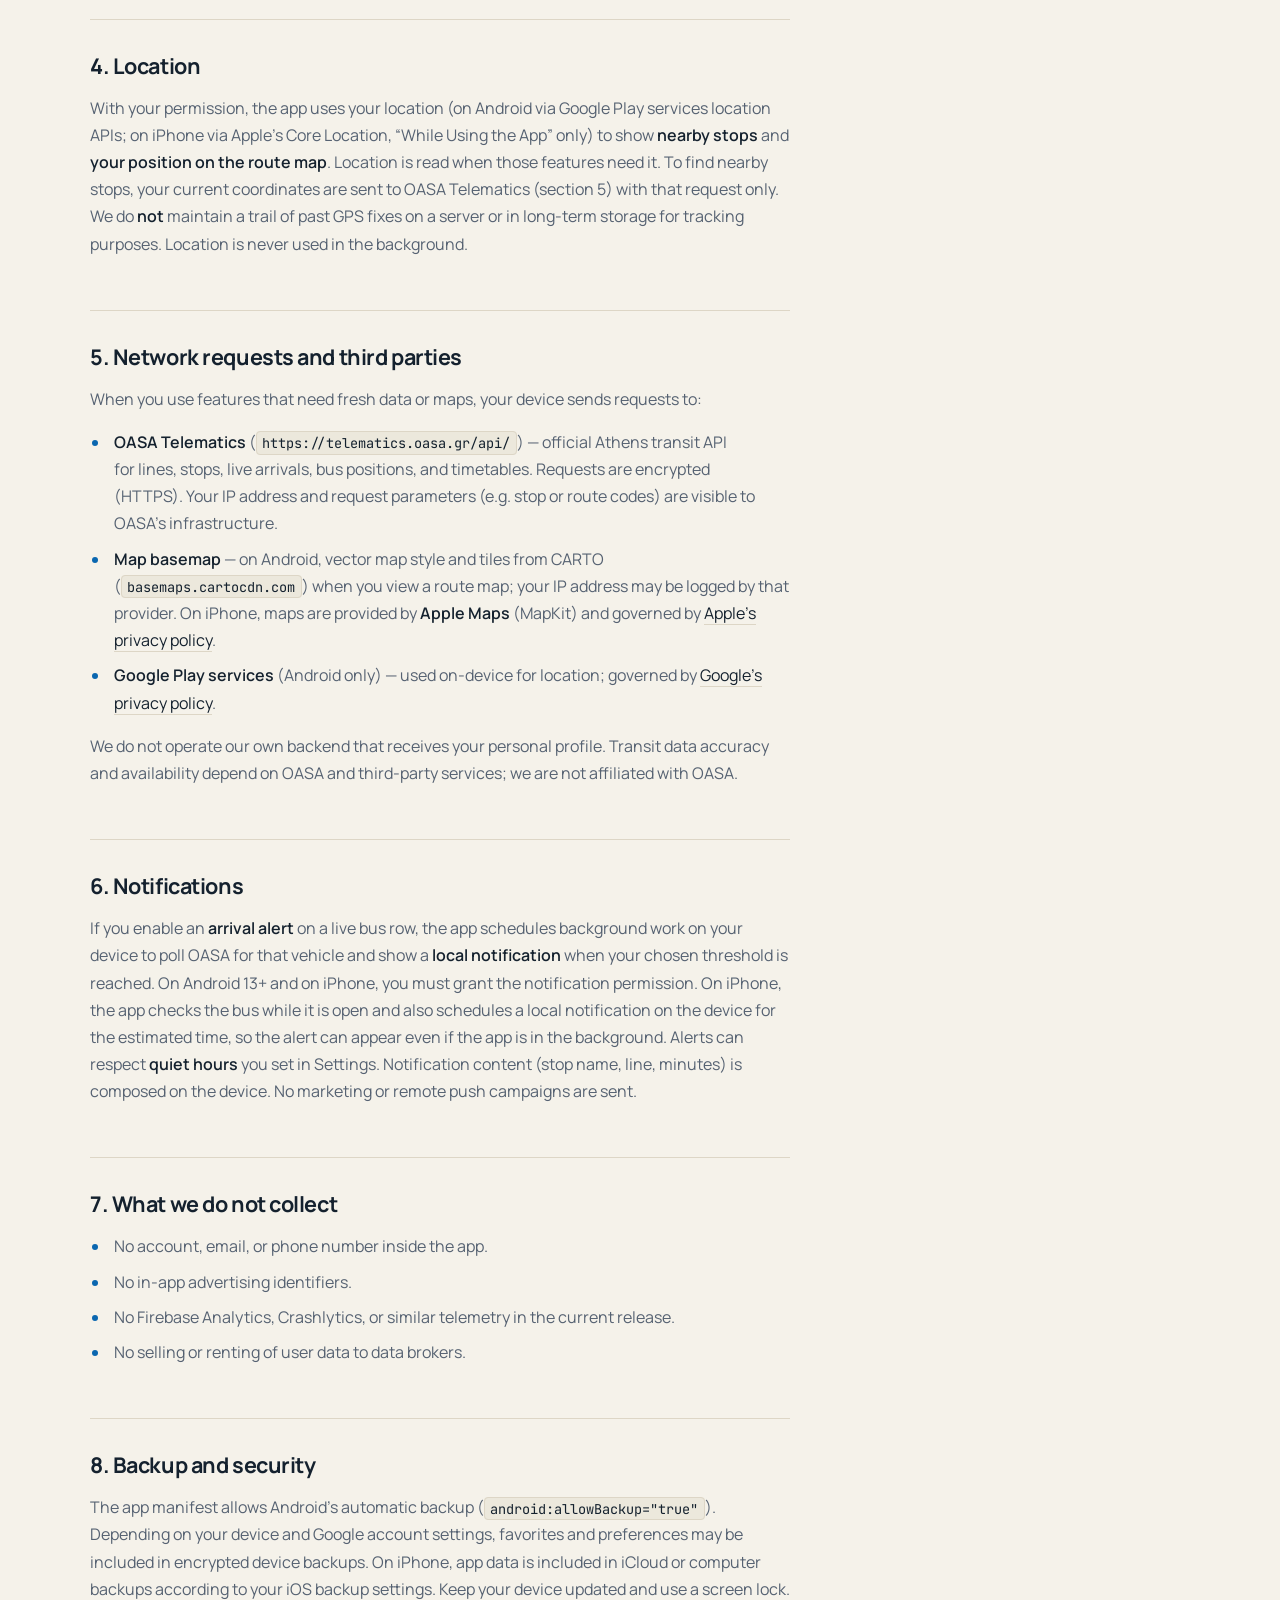
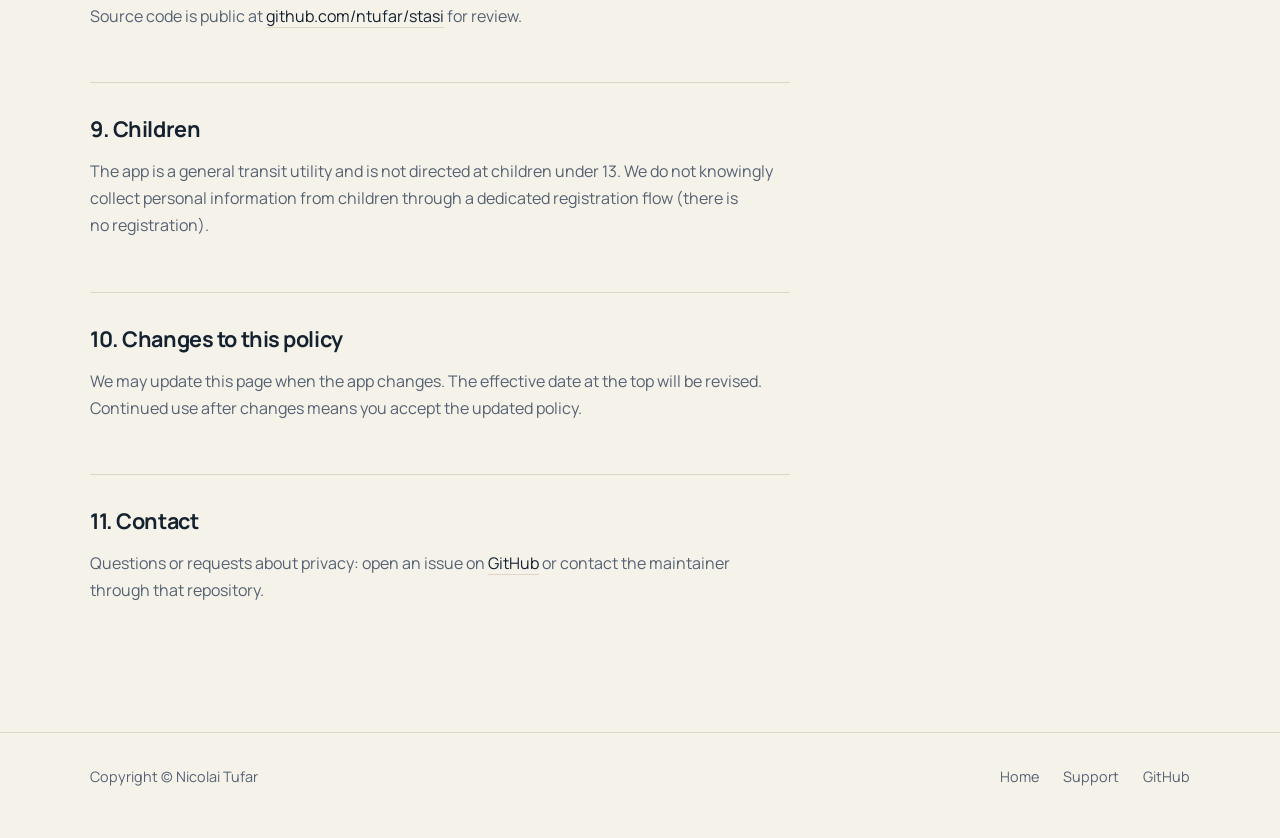
<file: docs/privacy.html>
<!DOCTYPE html>
<!--
  GitHub Pages: same /docs folder as index.html
  Public URL: https://ntufar.github.io/stasi/privacy.html
-->
<html lang="en">
<head>
  <meta charset="utf-8">
  <meta name="viewport" content="width=device-width, initial-scale=1">
  <script>
    (function () {
      var stored = localStorage.getItem("stasi-site-lang");
      var lang = stored === "en" || stored === "el"
        ? stored
        : ((navigator.language || "").toLowerCase().indexOf("el") === 0 ? "el" : "en");
      document.documentElement.lang = lang;
    })();
  </script>
  <title>Privacy Policy — Stasi</title>
  <meta name="description" content="Privacy policy for the Stasi apps for Android and iPhone: Athens public transport, on-device data, OASA API, location, and local notifications.">
  <meta property="og:title" content="Privacy Policy — Stasi">
  <meta property="og:description" content="Privacy policy for the Stasi apps for Android and iPhone: Athens public transport, on-device data, OASA API, location, and local notifications.">
  <meta property="og:type" content="website">
  <meta property="og:url" content="https://ntufar.github.io/stasi/privacy.html">
  <link rel="canonical" href="https://ntufar.github.io/stasi/privacy.html">
  <link rel="alternate" hreflang="en" href="https://ntufar.github.io/stasi/privacy.html">
  <link rel="alternate" hreflang="el" href="https://ntufar.github.io/stasi/privacy.html">
  <link rel="alternate" hreflang="x-default" href="https://ntufar.github.io/stasi/privacy.html">
  <link rel="icon" href="favicon.png?v=2" type="image/png" sizes="192x192">
  <link rel="preconnect" href="https://fonts.googleapis.com">
  <link rel="preconnect" href="https://fonts.gstatic.com" crossorigin>
  <link href="https://fonts.googleapis.com/css2?family=DM+Sans:ital,opsz,wght@0,9..40,400;0,9..40,600;0,9..40,700;1,9..40,400&display=swap" rel="stylesheet">
  <link rel="preconnect" href="https://fonts.googleapis.com">
  <link rel="preconnect" href="https://fonts.gstatic.com" crossorigin>
  <link href="https://fonts.googleapis.com/css2?family=JetBrains+Mono:wght@500;700&family=Manrope:wght@400;500;600;700;800&display=swap&subset=greek,latin" rel="stylesheet">
  <link rel="stylesheet" href="page.css">
</head>
<body>
  <div class="noise" aria-hidden="true"></div>

  <a class="skip" href="#main"><span class="i18n-en">Skip to content</span><span class="i18n-el">Μετάβαση στο περιεχόμενο</span></a>

  <div class="wrap bar">
    <a class="brand" href="index.html">
      <img src="app-icon.png?v=2" width="40" height="40" alt="Stasi app icon">
      <span>Stasi</span>
    </a>
    <div class="lang-switch" role="group" id="lang-switch" aria-label="Language">
      <button type="button" data-lang="en" aria-pressed="false">EN</button>
      <button type="button" data-lang="el" aria-pressed="false">ΕΛ</button>
    </div>
  </div>

  <header class="wrap page-head">
    <a class="back" href="index.html">
      <span class="i18n-en">← Back to Stasi</span>
      <span class="i18n-el">← Επιστροφή στη Στάση</span>
    </a>
    <h1>
      <span class="i18n-en">Privacy Policy</span>
      <span class="i18n-el">Πολιτική Απορρήτου</span>
    </h1>
    <p class="effective">
      <span class="i18n-en">Effective date: 1 October 2026 · App ID (Android package and iOS bundle ID): <code>io.github.ntufar.stasi</code></span>
      <span class="i18n-el">Ημερομηνία ισχύος: 1 Οκτωβρίου 2026 · Αναγνωριστικό εφαρμογής (πακέτο Android και bundle ID iOS): <code>io.github.ntufar.stasi</code></span>
    </p>
  </header>

  <main id="main" class="wrap content">
    <div>
      <article class="prose">

        <h2 class="i18n-en">1. Who we are</h2>
        <h2 class="i18n-el">1. Ποιοι είμαστε</h2>
        <p class="i18n-en">
          <strong>Stasi</strong> (“we”, “the app”) is an open-source application for Athens public transport, available for <strong>Android</strong>
          (Google Play) and <strong>iPhone</strong> (App Store), published by its contributors. This policy applies to both
          apps and describes how they handle information when you use them. Where the two platforms differ, the
          difference is stated below.
          The app does <strong>not</strong> require an account or sign-in.
        </p>
        <p class="i18n-el">
          Η <strong>Stasi</strong> («εμείς», «η εφαρμογή») είναι μια εφαρμογή ανοιχτού κώδικα για τα μέσα της Αθήνας, διαθέσιμη για <strong>Android</strong>
          (Google Play) και <strong>iPhone</strong> (App Store), που δημοσιεύεται από τους συνεισφέροντες του έργου. Η παρούσα
          πολιτική ισχύει και για τις δύο εφαρμογές και περιγράφει πώς χειρίζονται πληροφορίες όταν τις χρησιμοποιείτε.
          Όπου οι δύο πλατφόρμες διαφέρουν, η διαφορά αναφέρεται παρακάτω. Η εφαρμογή <strong>δεν</strong> απαιτεί λογαριασμό ή σύνδεση.
        </p>

        <h2 class="i18n-en">2. Summary</h2>
        <h2 class="i18n-el">2. Σύνοψη</h2>
        <ul class="i18n-en">
          <li>No ads, no analytics SDKs, and no crash-reporting services in the current app.</li>
          <li>We do not sell your personal data.</li>
          <li>Most data stays <strong>on your device</strong> (favorites, settings, cache, arrival alerts).</li>
          <li><strong>Location</strong> is used only when you allow it—for nearby stops and your position on the map. We do not store a location history.</li>
          <li>The app contacts <strong>OASA Telematics</strong> for live transit data and <strong>map tile providers</strong> when you open the map.</li>
          <li><strong>Arrival alerts</strong> are local notifications scheduled on your phone; there is no remote push server.</li>
        </ul>
        <ul class="i18n-el">
          <li>Χωρίς διαφημίσεις, χωρίς SDK analytics και χωρίς υπηρεσίες αναφοράς σφαλμάτων στην τρέχουσα έκδοση.</li>
          <li>Δεν πουλάμε τα προσωπικά σας δεδομένα.</li>
          <li>Τα περισσότερα δεδομένα μένουν <strong>στη συσκευή σας</strong> (αγαπημένα, ρυθμίσεις, cache, ειδοποιήσεις άφιξης).</li>
          <li>Η <strong>τοποθεσία</strong> χρησιμοποιείται μόνο όταν την επιτρέπετε—για κοντινές στάσεις και τη θέση σας στον χάρτη. Δεν αποθηκεύουμε ιστορικό τοποθεσίας.</li>
          <li>Η εφαρμογή επικοινωνεί με την <strong>τηλεματική ΟΑΣΑ</strong> για ζωντανά δεδομένα και με <strong>παρόχους πλακιδίων χάρτη</strong> όταν ανοίγετε τον χάρτη.</li>
          <li>Οι <strong>ειδοποιήσεις άφιξης</strong> είναι τοπικές στη συσκευή· δεν υπάρχει διακομιστής push.</li>
        </ul>

        <h2 class="i18n-en">3. Data stored on your device</h2>
        <h2 class="i18n-el">3. Δεδομένα που αποθηκεύονται στη συσκευή</h2>
        <p class="i18n-en">The app may store the following locally (on Android: Room, DataStore, and app preferences; on iPhone: app preferences (UserDefaults) and a catalog file in the app’s own storage):</p>
        <p class="i18n-el">Η εφαρμογή μπορεί να αποθηκεύει τοπικά τα εξής (σε Android: Room, DataStore, προτιμήσεις· σε iPhone: προτιμήσεις (UserDefaults) και αρχείο καταλόγου στον χώρο της εφαρμογής):</p>
        <ul class="i18n-en">
          <li><strong>Favorite stops</strong> (stop codes, optional aliases, order).</li>
          <li><strong>Settings</strong>: UI language (English/Greek), theme, arrival-alert lead time, quiet hours, stop names on map.</li>
          <li><strong>Recent activity</strong>: last viewed stop or route (shortcuts on Home).</li>
          <li><strong>Active arrival alerts</strong>: identifiers for the stop, route, and vehicle you chose for a reminder.</li>
          <li><strong>Cached transit catalog and responses</strong> (lines, stops, arrivals, timetables) to load faster and work better with poor connectivity. Cache entries expire on a schedule (for example, lines/stops up to about 24 hours; arrivals use a short freshness window).</li>
        </ul>
        <ul class="i18n-el">
          <li><strong>Αγαπημένες στάσεις</strong> (κωδικοί, προαιρετικά ψευδώνυμα, σειρά).</li>
          <li><strong>Ρυθμίσεις</strong>: γλώσσα UI, θέμα, χρόνος ειδοποίησης άφιξης, ώρες ησυχίας, ονόματα στάσεων στον χάρτη.</li>
          <li><strong>Πρόσφατη δραστηριότητα</strong>: τελευταία στάση ή δρομολόγιο (συντομεύσεις στην αρχική).</li>
          <li><strong>Ενεργές ειδοποιήσεις άφιξης</strong>: αναγνωριστικά στάσης, δρομολογίου και οχήματος.</li>
          <li><strong>Cache δεδομένων μετακίνησης</strong> για ταχύτερη φόρτωση· με χρονικά όρια λήξης (π.χ. γραμμές/στάσεις έως ~24 ώρες, αφίξεις με σύντομο παράθυρο φρεσκάδας).</li>
        </ul>
        <p class="i18n-en">
          If you uninstall the app or clear its storage, this on-device data is removed unless a device backup
          (Android backup or iCloud/device backup on iPhone) restores it (see section 8).
        </p>
        <p class="i18n-el">
          Αν απεγκαταστήσετε την εφαρμογή ή διαγράψετε τα δεδομένα της, αυτά τα τοπικά δεδομένα διαγράφονται,
          εκτός αν τα επαναφέρει αντίγραφο ασφαλείας της συσκευής (backup Android ή iCloud/backup συσκευής στο iPhone) (βλ. ενότητα 8).
        </p>

        <h2 class="i18n-en">4. Location</h2>
        <h2 class="i18n-el">4. Τοποθεσία</h2>
        <p class="i18n-en">
          With your permission, the app uses your location (on Android via Google Play services location APIs; on iPhone via Apple’s
          Core Location, “While Using the App” only)
          to show <strong>nearby stops</strong> and <strong>your position on the route map</strong>.
          Location is read when those features need it. To find nearby stops, your current coordinates are sent to OASA Telematics
          (section 5) with that request only. We do <strong>not</strong> maintain a trail of past GPS fixes on a server
          or in long-term storage for tracking purposes. Location is never used in the background.
        </p>
        <p class="i18n-el">
          Με την άδειά σας, η εφαρμογή χρησιμοποιεί την τοποθεσία σας (σε Android μέσω Google Play services· σε iPhone μέσω
          Core Location της Apple, μόνο «Κατά τη χρήση της εφαρμογής»)
          για <strong>κοντινές στάσεις</strong> και <strong>τη θέση σας στον χάρτη</strong>.
          Για τις κοντινές στάσεις, οι τρέχουσες συντεταγμένες αποστέλλονται στην τηλεματική ΟΑΣΑ (ενότητα 5) μόνο με το αντίστοιχο αίτημα.
          Δεν τηρούμε <strong>ιστορικό</strong> τοποθεσιών σε διακομιστή ή για παρακολούθηση. Η τοποθεσία δεν χρησιμοποιείται στο παρασκήνιο.
        </p>

        <h2 class="i18n-en">5. Network requests and third parties</h2>
        <h2 class="i18n-el">5. Δικτυακές κλήσεις και τρίτα μέρη</h2>
        <p class="i18n-en">When you use features that need fresh data or maps, your device sends requests to:</p>
        <p class="i18n-el">Όταν χρησιμοποιείτε λειτουργίες που χρειάζονται δεδομένα ή χάρτη, η συσκευή στέλνει αιτήματα σε:</p>
        <ul class="i18n-en">
          <li>
            <strong>OASA Telematics</strong> (<code>https://telematics.oasa.gr/api/</code>) — official Athens transit API
            for lines, stops, live arrivals, bus positions, and timetables. Requests are encrypted (HTTPS).
            Your IP address and request parameters (e.g. stop or route codes) are visible to OASA’s infrastructure.
          </li>
          <li>
            <strong>Map basemap</strong> — on Android, vector map style and tiles from CARTO
            (<code>basemaps.cartocdn.com</code>) when you view a route map; your IP address may be logged by that provider.
            On iPhone, maps are provided by <strong>Apple Maps</strong> (MapKit) and governed by
            <a href="https://www.apple.com/legal/privacy/" rel="noopener noreferrer">Apple’s privacy policy</a>.
          </li>
          <li>
            <strong>Google Play services</strong> (Android only) — used on-device for location; governed by
            <a href="https://policies.google.com/privacy" rel="noopener noreferrer">Google’s privacy policy</a>.
          </li>
        </ul>
        <ul class="i18n-el">
          <li>
            <strong>Τηλεματική ΟΑΣΑ</strong> (<code>https://telematics.oasa.gr/api/</code>) — επίσημο API για γραμμές, στάσεις,
            ζωντανές αφίξεις, θέσεις λεωφορείων και δρομολόγια. Οι κλήσεις είναι κρυπτογραφημένες (HTTPS). Η IP και οι παράμετροι
            (π.χ. κωδικοί στάσεων) είναι ορατές στην υποδομή της ΟΑΣΑ.
          </li>
          <li>
            <strong>Χάρτης</strong> — σε Android, στυλ και πλακίδια από την CARTO (<code>basemaps.cartocdn.com</code>) όταν βλέπετε χάρτη δρομολογίου.
            Σε iPhone, ο χάρτης παρέχεται από τους <strong>Χάρτες της Apple</strong> (MapKit)· ισχύει η
            <a href="https://www.apple.com/legal/privacy/" rel="noopener noreferrer">πολιτική απορρήτου της Apple</a>.
          </li>
          <li>
            <strong>Google Play services</strong> (μόνο Android) — για τοποθεσία στη συσκευή· ισχύει η
            <a href="https://policies.google.com/privacy" rel="noopener noreferrer">πολιτική απορρήτου της Google</a>.
          </li>
        </ul>
        <p class="i18n-en">
          We do not operate our own backend that receives your personal profile. Transit data accuracy and availability
          depend on OASA and third-party services; we are not affiliated with OASA.
        </p>
        <p class="i18n-el">
          Δεν λειτουργούμε δικό μας backend που συλλέγει προφίλ χρήστη. Η ακρίβεια των δεδομένων εξαρτάται από την ΟΑΣΑ
          και τρίτους· δεν συνδεόμαστε με την ΟΑΣΑ.
        </p>

        <h2 class="i18n-en">6. Notifications</h2>
        <h2 class="i18n-el">6. Ειδοποιήσεις</h2>
        <p class="i18n-en">
          If you enable an <strong>arrival alert</strong> on a live bus row, the app schedules background work on your device
          to poll OASA for that vehicle and show a <strong>local notification</strong> when your chosen threshold is reached.
          On Android 13+ and on iPhone, you must grant the notification permission. On iPhone, the app checks the bus while it is open
          and also schedules a local notification on the device for the estimated time, so the alert can appear even if the app is in
          the background. Alerts can respect <strong>quiet hours</strong> you set in Settings.
          Notification content (stop name, line, minutes) is composed on the device. No marketing or remote push campaigns are sent.
        </p>
        <p class="i18n-el">
          Αν ενεργοποιήσετε <strong>ειδοποίηση άφιξης</strong>, η εφαρμογή προγραμματίζει εργασία στο παρασκήνιο για polling στην ΟΑΣΑ
          και <strong>τοπική ειδοποίηση</strong> όταν φτάσετε στο όριο λεπτών που ορίσατε.
          Σε Android 13+ και σε iPhone απαιτείται άδεια ειδοποιήσεων. Στο iPhone, η εφαρμογή ελέγχει το λεωφορείο όσο είναι ανοιχτή
          και προγραμματίζει επίσης τοπική ειδοποίηση στη συσκευή για τον εκτιμώμενο χρόνο, ώστε να εμφανιστεί και στο παρασκήνιο. Ισχύουν προαιρετικές <strong>ώρες ησυχίας</strong>.
          Δεν αποστέλλονται διαφημιστικά ή remote push.
        </p>

        <h2 class="i18n-en">7. What we do not collect</h2>
        <h2 class="i18n-el">7. Τι δεν συλλέγουμε</h2>
        <ul class="i18n-en">
          <li>No account, email, or phone number inside the app.</li>
          <li>No in-app advertising identifiers.</li>
          <li>No Firebase Analytics, Crashlytics, or similar telemetry in the current release.</li>
          <li>No selling or renting of user data to data brokers.</li>
        </ul>
        <ul class="i18n-el">
          <li>Χωρίς λογαριασμό, email ή τηλέφωνο μέσα στην εφαρμογή.</li>
          <li>Χωρίς διαφημιστικά αναγνωριστικά.</li>
          <li>Χωρίς Firebase Analytics, Crashlytics ή παρόμοια τηλεμετρία στην τρέχουσα έκδοση.</li>
          <li>Χωρίς πώληση δεδομένων σε brokers.</li>
        </ul>

        <h2 class="i18n-en">8. Backup and security</h2>
        <h2 class="i18n-el">8. Αντίγραφα ασφαλείας και ασφάλεια</h2>
        <p class="i18n-en">
          The app manifest allows Android’s automatic backup (<code>android:allowBackup="true"</code>).
          Depending on your device and Google account settings, favorites and preferences may be included in encrypted device backups.
          On iPhone, app data is included in iCloud or computer backups according to your iOS backup settings.
          Keep your device updated and use a screen lock. Source code is public at
          <a href="https://github.com/ntufar/stasi">github.com/ntufar/stasi</a> for review.
        </p>
        <p class="i18n-el">
          Το manifest επιτρέπει αυτόματο backup του Android (<code>android:allowBackup="true"</code>).
          Ανάλογα με τη συσκευή και τον λογαριασμό Google, αγαπημένα και προτιμήσεις μπορεί να συμπεριληφθούν σε κρυπτογραφημένα backups.
          Στο iPhone, τα δεδομένα της εφαρμογής περιλαμβάνονται σε backup iCloud ή υπολογιστή σύμφωνα με τις ρυθμίσεις του iOS.
          Ο κώδικας είναι δημόσιος στο
          <a href="https://github.com/ntufar/stasi">github.com/ntufar/stasi</a>.
        </p>

        <h2 class="i18n-en">9. Children</h2>
        <h2 class="i18n-el">9. Παιδιά</h2>
        <p class="i18n-en">
          The app is a general transit utility and is not directed at children under 13. We do not knowingly collect
          personal information from children through a dedicated registration flow (there is no registration).
        </p>
        <p class="i18n-el">
          Η εφαρμογή απευθύνεται στο ευρύ κοινό και όχι ειδικά σε παιδιά κάτω των 13 ετών. Δεν συλλέγουμε εν γνώσει
          προσωπικά δεδομένα παιδιών μέσω εγγραφής (δεν υπάρχει εγγραφή).
        </p>

        <h2 class="i18n-en">10. Changes to this policy</h2>
        <h2 class="i18n-el">10. Αλλαγές στην πολιτική</h2>
        <p class="i18n-en">
          We may update this page when the app changes. The effective date at the top will be revised.
          Continued use after changes means you accept the updated policy.
        </p>
        <p class="i18n-el">
          Μπορούμε να ενημερώνουμε αυτή τη σελίδα όταν αλλάζει η εφαρμογή. Η ημερομηνία ισχύος θα αναθεωρείται.
          Η συνέχιση χρήσης μετά από αλλαγές σημαίνει αποδοχή της ενημερωμένης πολιτικής.
        </p>

        <h2 class="i18n-en">11. Contact</h2>
        <h2 class="i18n-el">11. Επικοινωνία</h2>
        <p class="i18n-en">
          Questions or requests about privacy: open an issue on
          <a href="https://github.com/ntufar/stasi/issues">GitHub</a> or contact the maintainer through that repository.
        </p>
        <p class="i18n-el">
          Ερωτήσεις για το απόρρητο: ανοίξτε issue στο
          <a href="https://github.com/ntufar/stasi/issues">GitHub</a> ή επικοινωνήστε με τον συντηρητή μέσω του αποθετηρίου.
        </p>

      </article>
    </div>
  </main>

  <footer>
    <div class="wrap">
      <span class="i18n-en">Copyright © Nicolai Tufar</span>
      <span class="i18n-el">Copyright © Nicolai Tufar</span>
      <nav class="foot-links" aria-label="Footer">
        <a href="index.html"><span class="i18n-en">Home</span><span class="i18n-el">Αρχική</span></a>
        <a href="support.html"><span class="i18n-en">Support</span><span class="i18n-el">Υποστήριξη</span></a>
        <a href="https://github.com/ntufar/stasi">GitHub</a>
      </nav>
    </div>
  </footer>

  <script>
    (function () {
      var META = {
        en: { title: "Privacy Policy — Stasi" },
        el: { title: "Πολιτική Απορρήτου — Στάση" }
      };

      var langSwitch = document.getElementById("lang-switch");

      function currentLang() {
        return document.documentElement.lang === "el" ? "el" : "en";
      }

      function applyMeta(lang) {
        document.title = META[lang].title;
      }

      function syncButtons(lang) {
        langSwitch.querySelectorAll("button[data-lang]").forEach(function (btn) {
          btn.setAttribute("aria-pressed", btn.getAttribute("data-lang") === lang ? "true" : "false");
        });
        langSwitch.setAttribute("aria-label", lang === "el" ? "Γλώσσα" : "Language");
      }

      function setLang(lang) {
        if (lang !== "en" && lang !== "el") return;
        document.documentElement.lang = lang;
        localStorage.setItem("stasi-site-lang", lang);
        applyMeta(lang);
        syncButtons(lang);
      }

      langSwitch.addEventListener("click", function (e) {
        var btn = e.target.closest("button[data-lang]");
        if (!btn) return;
        setLang(btn.getAttribute("data-lang"));
      });

      var initial = currentLang();
      applyMeta(initial);
      syncButtons(initial);
    })();
  </script>
</body>
</html>
</file>
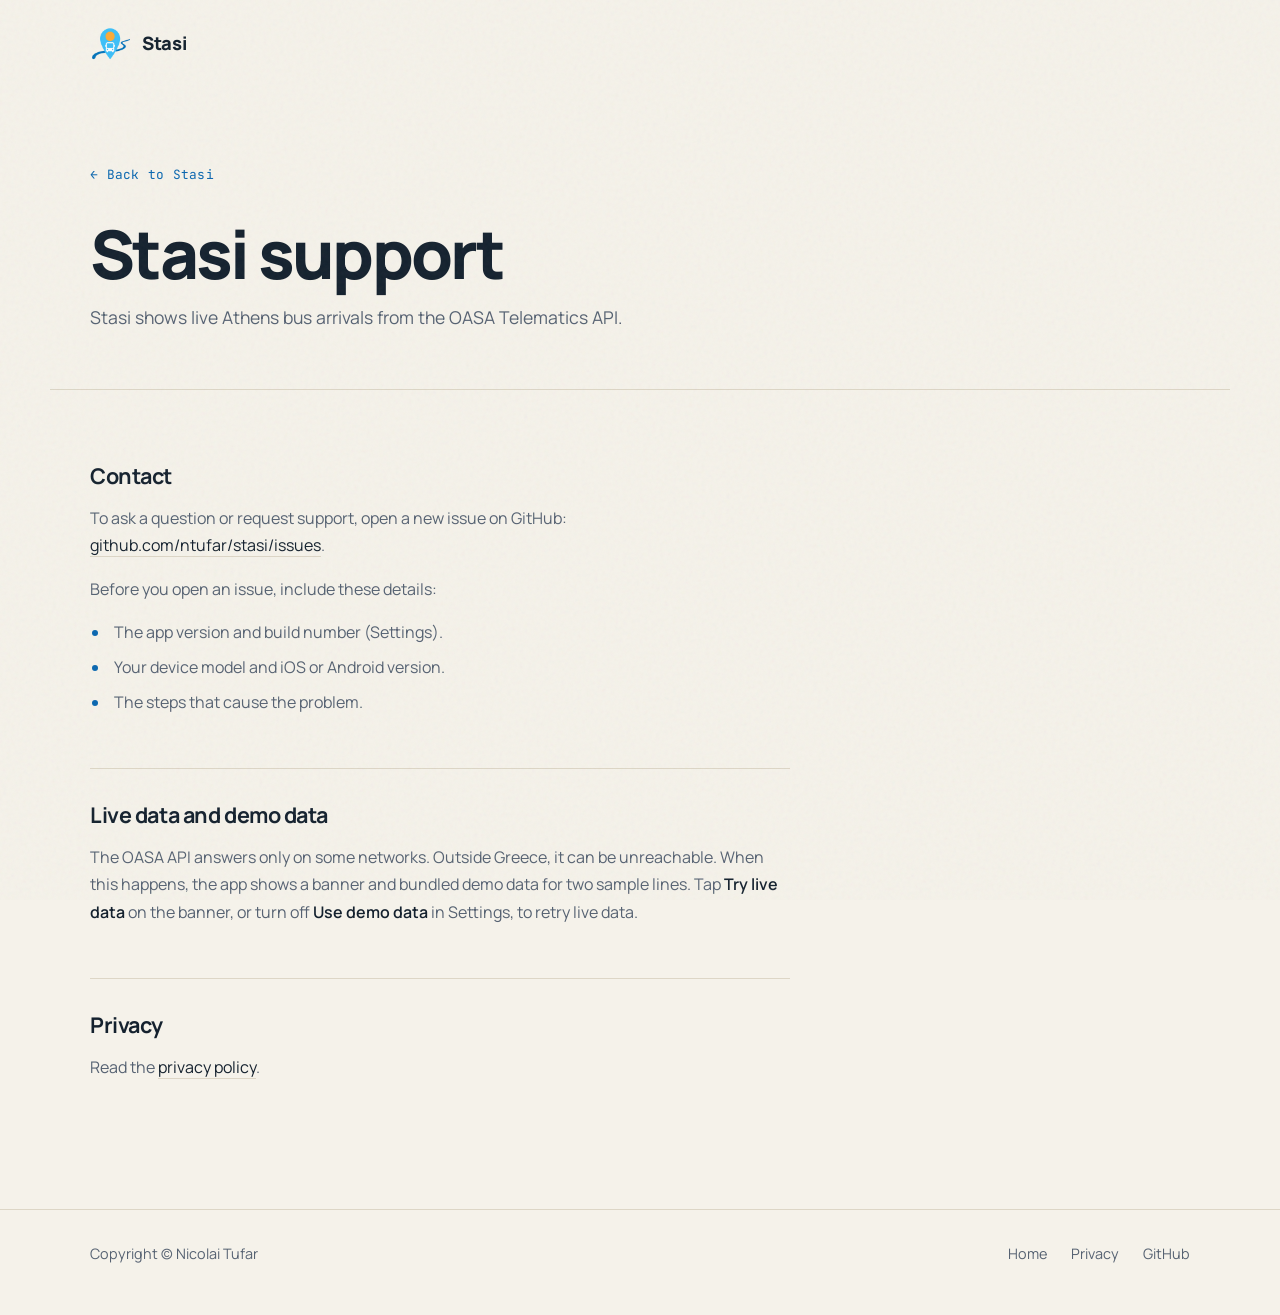
<file: docs/support.html>
<!DOCTYPE html>
<!--
  GitHub Pages: same /docs folder as index.html
  Public URL: https://ntufar.github.io/stasi/support.html
-->
<html lang="en">
<head>
  <meta charset="utf-8">
  <meta name="viewport" content="width=device-width, initial-scale=1">
  <title>Support — Stasi</title>
  <meta name="description" content="Support for Stasi, the Athens bus arrivals app for Android and iPhone. Ask questions and report problems.">
  <meta property="og:title" content="Support — Stasi">
  <meta property="og:description" content="Support for Stasi, the Athens bus arrivals app for Android and iPhone. Ask questions and report problems.">
  <meta property="og:type" content="website">
  <meta property="og:url" content="https://ntufar.github.io/stasi/support.html">
  <link rel="canonical" href="https://ntufar.github.io/stasi/support.html">
  <link rel="icon" href="favicon.png?v=2" type="image/png" sizes="192x192">
  <link rel="preconnect" href="https://fonts.googleapis.com">
  <link rel="preconnect" href="https://fonts.gstatic.com" crossorigin>
  <link href="https://fonts.googleapis.com/css2?family=JetBrains+Mono:wght@500;700&family=Manrope:wght@400;500;600;700;800&display=swap" rel="stylesheet">
  <link rel="stylesheet" href="page.css">
</head>
<body>
  <div class="noise" aria-hidden="true"></div>
  <a class="skip" href="#main">Skip to content</a>

  <div class="wrap bar">
    <a class="brand" href="index.html">
      <img src="app-icon.png?v=2" width="40" height="40" alt="Stasi app icon">
      <span>Stasi</span>
    </a>
  </div>

  <header class="wrap page-head">
    <a class="back" href="index.html">← Back to Stasi</a>
    <h1>Stasi support</h1>
    <p class="intro">Stasi shows live Athens bus arrivals from the OASA Telematics API.</p>
  </header>

  <main id="main" class="wrap content">
    <div class="prose">
      <h2>Contact</h2>
      <p>To ask a question or request support, open a new issue on GitHub:
        <a href="https://github.com/ntufar/stasi/issues">github.com/ntufar/stasi/issues</a>.</p>
      <p>Before you open an issue, include these details:</p>
      <ul>
        <li>The app version and build number (Settings).</li>
        <li>Your device model and iOS or Android version.</li>
        <li>The steps that cause the problem.</li>
      </ul>

      <h2>Live data and demo data</h2>
      <p>The OASA API answers only on some networks. Outside Greece, it can be unreachable.
        When this happens, the app shows a banner and bundled demo data for two sample lines.
        Tap <strong>Try live data</strong> on the banner, or turn off <strong>Use demo data</strong> in Settings, to retry live data.</p>

      <h2>Privacy</h2>
      <p>Read the <a href="privacy.html">privacy policy</a>.</p>
    </div>
  </main>

  <footer>
    <div class="wrap">
      <span>Copyright © Nicolai Tufar</span>
      <nav class="foot-links" aria-label="Footer">
        <a href="index.html">Home</a>
        <a href="privacy.html">Privacy</a>
        <a href="https://github.com/ntufar/stasi">GitHub</a>
      </nav>
    </div>
  </footer>
</body>
</html>
</file>
<file: docs/page.css>
/* Shared styles for the privacy and support pages. Tokens match index.html. */
:root {
  --bg: #f5f2ea;
  --bg-raised: #ece8dc;
  --line: #ddd6c6;
  --text: #14212e;
  --muted: #566272;
  --accent: #0a67b0;
  --accent-ink: #ffffff;
  --accent-dim: rgba(10, 103, 176, 0.1);
  --font-sans: "Manrope", system-ui, -apple-system, "Segoe UI", sans-serif;
  --font-mono: "JetBrains Mono", ui-monospace, "SF Mono", Menlo, monospace;
  --gutter: clamp(1.25rem, 4vw, 2.5rem);
  --ease: cubic-bezier(0.22, 1, 0.36, 1);
}

* { box-sizing: border-box; }

html { scroll-behavior: smooth; }

html[lang="en"] .i18n-el,
html[lang="el"] .i18n-en {
  display: none !important;
}

body {
  margin: 0;
  min-height: 100dvh;
  font-family: var(--font-sans);
  background: var(--bg);
  color: var(--text);
  line-height: 1.7;
  -webkit-font-smoothing: antialiased;
  overflow-x: hidden;
}

.noise {
  pointer-events: none;
  position: fixed;
  inset: 0;
  opacity: 0.05;
  z-index: 50;
  background-image: url("data:image/svg+xml,%3Csvg viewBox='0 0 256 256' xmlns='http://www.w3.org/2000/svg'%3E%3Cfilter id='n'%3E%3CfeTurbulence type='fractalNoise' baseFrequency='0.85' numOctaves='4' stitchTiles='stitch'/%3E%3C/filter%3E%3Crect width='100%25' height='100%25' filter='url(%23n)'/%3E%3C/svg%3E");
}

:focus-visible {
  outline: 2px solid var(--accent);
  outline-offset: 3px;
  border-radius: 4px;
}

.skip {
  position: absolute;
  left: var(--gutter);
  top: -4rem;
  z-index: 60;
  background: var(--accent);
  color: var(--accent-ink);
  font-weight: 700;
  padding: 0.6rem 1rem;
  border-radius: 6px;
  text-decoration: none;
  transition: top 0.2s var(--ease);
}

.skip:focus { top: 0.75rem; }

.wrap {
  max-width: 1180px;
  margin: 0 auto;
  padding: 0 var(--gutter);
}

/* ---------- Top bar ---------- */

.bar {
  display: flex;
  align-items: center;
  justify-content: space-between;
  gap: 1rem;
  padding-top: 1.5rem;
  padding-bottom: 1.5rem;
}

.brand {
  display: inline-flex;
  align-items: center;
  gap: 0.75rem;
  text-decoration: none;
  font-weight: 800;
  font-size: 1.15rem;
  letter-spacing: -0.02em;
  color: var(--text);
}

.brand img {
  display: block;
  width: 40px;
  height: 40px;
  border-radius: 11px;
}

.lang-switch {
  display: inline-flex;
  border: 1px solid var(--line);
  border-radius: 8px;
  padding: 2px;
  background: var(--bg-raised);
}

.lang-switch button {
  font-family: var(--font-mono);
  font-size: 0.78rem;
  font-weight: 600;
  min-width: 44px;
  min-height: 32px;
  padding: 0 0.6rem;
  border: 0;
  border-radius: 6px;
  background: transparent;
  color: var(--muted);
  cursor: pointer;
  transition: background 0.2s ease, color 0.2s ease;
}

.lang-switch button:hover { color: var(--text); }

.lang-switch button[aria-pressed="true"] {
  background: var(--accent-dim);
  color: var(--accent);
}

/* ---------- Page head ---------- */

.page-head {
  padding-top: clamp(2rem, 6vw, 4.5rem);
  padding-bottom: clamp(2rem, 5vw, 3.5rem);
  border-bottom: 1px solid var(--line);
}

.back {
  display: inline-block;
  margin-bottom: 2rem;
  font-family: var(--font-mono);
  font-size: 0.8rem;
  letter-spacing: 0.02em;
  color: var(--accent);
  text-decoration: none;
  border-bottom: 1px solid transparent;
  transition: border-color 0.2s ease;
}

.back:hover { border-color: var(--accent); }

h1 {
  margin: 0 0 1rem;
  font-size: clamp(2.3rem, 5.5vw, 4.2rem);
  font-weight: 800;
  letter-spacing: -0.04em;
  line-height: 1.02;
  text-wrap: balance;
}

.effective,
.intro {
  margin: 0;
  max-width: 60ch;
  color: var(--muted);
  font-size: 0.95rem;
  text-wrap: pretty;
}

.intro { font-size: 1.1rem; }

/* ---------- Body ---------- */

.content {
  padding-top: clamp(2.5rem, 6vw, 4.5rem);
  padding-bottom: clamp(4rem, 9vw, 7rem);
}

.prose {
  max-width: 70ch;
}

.prose h2 {
  margin: 3.25rem 0 1rem;
  padding-top: 2rem;
  border-top: 1px solid var(--line);
  font-size: 1.35rem;
  font-weight: 700;
  letter-spacing: -0.02em;
  line-height: 1.25;
  text-wrap: balance;
}

.prose h2:first-child {
  margin-top: 0;
  padding-top: 0;
  border-top: 0;
}

.prose p,
.prose li {
  color: var(--muted);
  font-size: 1rem;
  text-wrap: pretty;
}

.prose p { margin: 0 0 1rem; }

.prose ul {
  margin: 0 0 1rem;
  padding-left: 1.25rem;
}

.prose li { margin-bottom: 0.5rem; padding-left: 0.25rem; }
.prose li::marker { color: var(--accent); }

.prose strong { color: var(--text); font-weight: 600; }

.prose a {
  color: var(--text);
  text-decoration: none;
  border-bottom: 1px solid var(--line);
  transition: border-color 0.2s ease, color 0.2s ease;
}

.prose a:hover { color: var(--accent); border-color: var(--accent); }

code {
  font-family: var(--font-mono);
  font-size: 0.85em;
  padding: 0.12em 0.4em;
  border-radius: 4px;
  background: var(--bg-raised);
  border: 1px solid var(--line);
  color: var(--text);
  overflow-wrap: anywhere;
}

/* ---------- Footer ---------- */

footer {
  border-top: 1px solid var(--line);
  padding: 2rem 0 3rem;
  color: var(--muted);
  font-size: 0.9rem;
}

footer .wrap {
  display: flex;
  flex-wrap: wrap;
  justify-content: space-between;
  gap: 0.75rem 2rem;
}

footer a {
  color: inherit;
  text-decoration: none;
  transition: color 0.2s ease;
}

footer a:hover { color: var(--text); }

.foot-links { display: flex; flex-wrap: wrap; gap: 0.75rem 1.5rem; }

@media (prefers-reduced-motion: reduce) {
  html { scroll-behavior: auto; }
}
</file>
